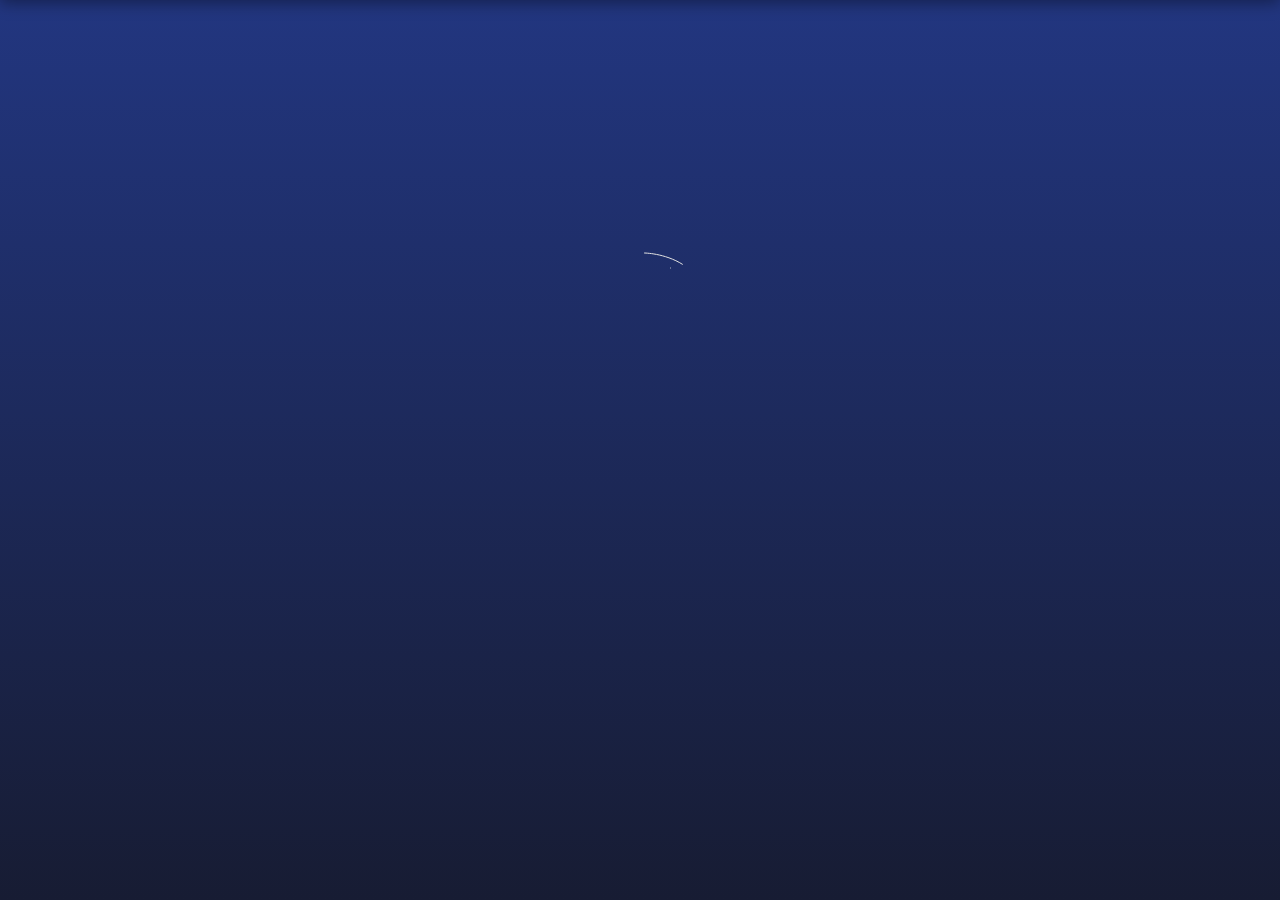
<file: OfficialWebSite/index.html>
<!doctype html>
<html lang="en">
<head>
    <meta charset="UTF-8">
    <meta name="viewport"
          content="width=device-width,initial-scale=1.0,maximum-scale=1.0,minimum-scale=1.0,user-scalable=no">
    <title>肌秘官方网站</title>
    <style></style>
    <link rel="stylesheet" href="css/main.css"/>
    <link rel="stylesheet" href="css/pages.css"/>
    <link rel="stylesheet" href="css/svg.css"/>
    <link rel="stylesheet" href="css/particles.css"/>
</head>
<body>
<div class='header'>
    <div class='hInnerC'>
        <div class='company'>
            <div><img src="img/logo.jpg" alt="" width="60" style='margin-top: 10px'/></div>
            <div class='title1'>肌秘</div>
            <div style='border-left: 1px solid #a1a1a1; margin-top:25px;height: 30px;'></div>
            <div class='title2'>用科学重新定义美丽</div>
        </div>
        <div class='options'>
            <div class='cur'>首页</div>
            <div>关于我们</div>
            <div>专业服务</div>
            <div>加入我们</div>
        </div>

    </div>
</div>
<!--装所有page的容器-->
<div id="container">
    <div class="pageSvg" id='particles-js'>
        <div class='Con'>
            <div class='imgDiv'><img src="img/logo.png"/></div>
            <div class='svgCon'></div>
        </div>
        <div class='jimiName'>JIMI 肌秘</div>
        <div class='svgBtn'>▼</div>
    </div>

    <!-- page0 -->
    <div class="page page0">
        <div class="eye">
            <!-- 除了眼睛图片 全部绝对定位 -->
            <img src="img/P1/P1_yanjing.png" alt="" width="320" class='eyeImg'/>
            <img src="img/P1/P1_vs.png" class='vs' width="42"/>
            <img src="img/P1/P1_pink.png" width="50" class='pink'/>
            <img src="img/P1/P1_orange.png" width="50" class='orange'/>
        </div>
        <div class='scroll'></div>
        <div class='title'>最好用的<span style='font-weight: bold;'>美妆分析神器</span></div>
        <div class='btnIOS btn' onclick='window.open("https://itunes.apple.com/us/app/id1074206874")'>
            <img src="img/P1/P1_apple.png"/>

            <div class="des">IOS版APP下载</div>
        </div>
        <div class='btnAZ btn'
             onclick='window.open("http://a.app.qq.com/o/simple.jsp?pkgname=com.jimi.skinsecret#opened")'>
            <img src="img/P1/P1_android.png"/>

            <div class="des">Android版APP下载</div>
        </div>
    </div>

    <!-- page1 -->
    <div class="page page1">
        <div class='bottle'>
            <img src="img/P2/P2_huazhuangpin.png" alt="" width='210'/>

            <div class='hoverArea'>
                <img src="img/P2/P2_angels.png" alt="" class='angels'/>

                <div class='scanBar'></div>
            </div>
        </div>
        <div class="cirsCon">
            <div class='circle'>
                <img src="img/P2/P2_1.png" alt=""/>

                <div class='title1'>护肤品</div>
                <div class='title2'>20万</div>
            </div>
            <div class='circle'>
                <img src="img/P2/P2_2.png" alt=""/>

                <div class='title1'>成分</div>
                <div class='title2'>15000</div>

            </div>
            <div class='circle'>
                <img src="img/P2/P2_3.png" alt=""/>

                <div class='title1'>原料</div>
                <div class='title2'>6000</div>

            </div>
        </div>
        <div class='title'>我们用数据诠释美丽</div>
    </div>
    <div class="page page2">
        <div class="table"></div>

        <!--<div class="light">-->
        <!--<img src="img/P3/P3_dengguang.png" alt=""/>-->
        <!--</div>-->
        <div class="lamp">
            <img src="img/P3/P3_taideng.png" alt=""/>
        </div>
        <div class="dashLine">
            <img src="img/P3/P3_xuxian.png" alt=""/>
        </div>
        <div class="pie">
            <img src="img/P3/P3_bingtu.png" alt=""/>
        </div>
        <div class="line3">
            <img src="img/P3/P3_jindutiao.png" alt=""/>
        </div>
        <div class="apple">
            <img src="img/P3/P3_apple.png" alt=""/>
        </div>
        <div class="az">
            <img src="img/P3/P3_android.png" alt=""/>
        </div>
        <div class="sdk">
            <img src="img/P3/P3_SDK.png" alt=""/>
        </div>

        <div class="pc">
            <img src="img/P3/P3_pcF.png" alt=""/>

            <div class='screen'>
                <div class="carousel"></div>
                <div class="carousel"></div>
                <div class='carBtn'></div>
            </div>

        </div>
        <div class="roof">
            <img src="img/P3/P3_wuyan.png" alt=""/>
        </div>


        <div class='title'>助力电商平台完善用户体验</div>
    </div>
    <div class="page page3">
        <div class="points">
            <img src="img/P4/P4_dian.png" width="1700" alt=""/>
        </div>
        <div class="title1">全网美妆达人<br>资讯数据中心</div>
        <div class="title2">爱 美</div>
        <div class="title3">看<span style='font-weight: bold;'>我们</span>就够了</div>
        <div class="btn1" onclick='javascript:;'>我要投稿</div>
    </div>

    <!-- 第五页是半页 -->
    <div class="page page4">
        <div class='p4container'>
            <span class='txt1'>版权所有©2016-2017 Jimi.la 版权所有 沪ICP备15051069号</span>
            <span class='txt2'>沪公网安备 31010902001706号</span>
        </div>

    </div>
</div>

<!--右侧圆点 pof-->
<div id="circles">
    <ul>
        <li></li>
        <li></li>
        <li></li>
        <li></li>
    </ul>
</div>

<!--版心测试-->
<!--<div class='innerC'></div>-->


<script src='js/tool/jquery-1.8.3.min.js'></script>
<script src='js/app/downloadAppend.js'></script>

<script src='js/tool/jquery.mousewheel.min.js'></script>
<script src='js/tool/jquery.easie.js'></script>
<script src='js/tool/velocity.min.js'></script>
<script src='js/tool/velocity.ui.js'></script>

<script src='js/module/header.js'></script>
<script>
    (function () {
        var header = new Header('.header', null);
        header.initCur(0)
        window.header = header;
    })()
</script>

<script src='js/tool/walkway.min.js'></script>
<script src='js/module/svgAppend.js'></script>

<script src='js/module/verticalScrollMagnifier-2.0.3.js'></script>
<script>
    (function () {
        var data = {
            title: ['生产国', '规格', '单价', '适应场景', '致痘性'],
            pro1: ['日本', '125ml', '￥220', '淡妆或防晒', '一般致痘性'],
            pro2: ['美国', '150ml', '￥180', '淡妆或防晒', '轻微致痘性'],
        };
        var vsm = new VerticalScrollMagnifier('.page0 .scroll', data, {
            height: 85,
            width: 400,
            circleMargin: 30,
        });
        window.vsm = vsm;
    })()
</script>


<script src='js/index/index.js'></script>
<!--轮播整个框架 和出场入场有关的代码-->

<script src='js/tool/echartsBasic&Graph.min.js'></script>
<script src='js/index/page2.js'></script>
<!--与出场和入场无关的非组件动画 这里只有canvas-->

<script src='js/tool/particles.min.js'></script>
<script src='js/app/particlesAppend.js'></script>
<script>
    $(function () {
        $('body').animate({'opacity': 1});
        $('.page4 .txt2').click(function(){
          window.open('http://www.beian.gov.cn/portal/registerSystemInfo?recordcode=31010902001706')
        })
        $('.page4 .txt1').click(function(){
            window.open('http://218.242.124.22:8081/businessCheck/verifKey.do?showType=extShow&serial=9031000020170109153801000001524330-SAIC_SHOW_310000-1328f-wonders-a245&signData=MEYCIQDMUZPCp1xzF1hVTnkbr23a8g78Y3H0N9CG3UK0PzMKUwIhAOTzjTKZKlRCCJc8qo7Mbe0VqiWPZOulKYTZZlrMmzcE')
        })
    })
</script>
</body>
</html>
</file>
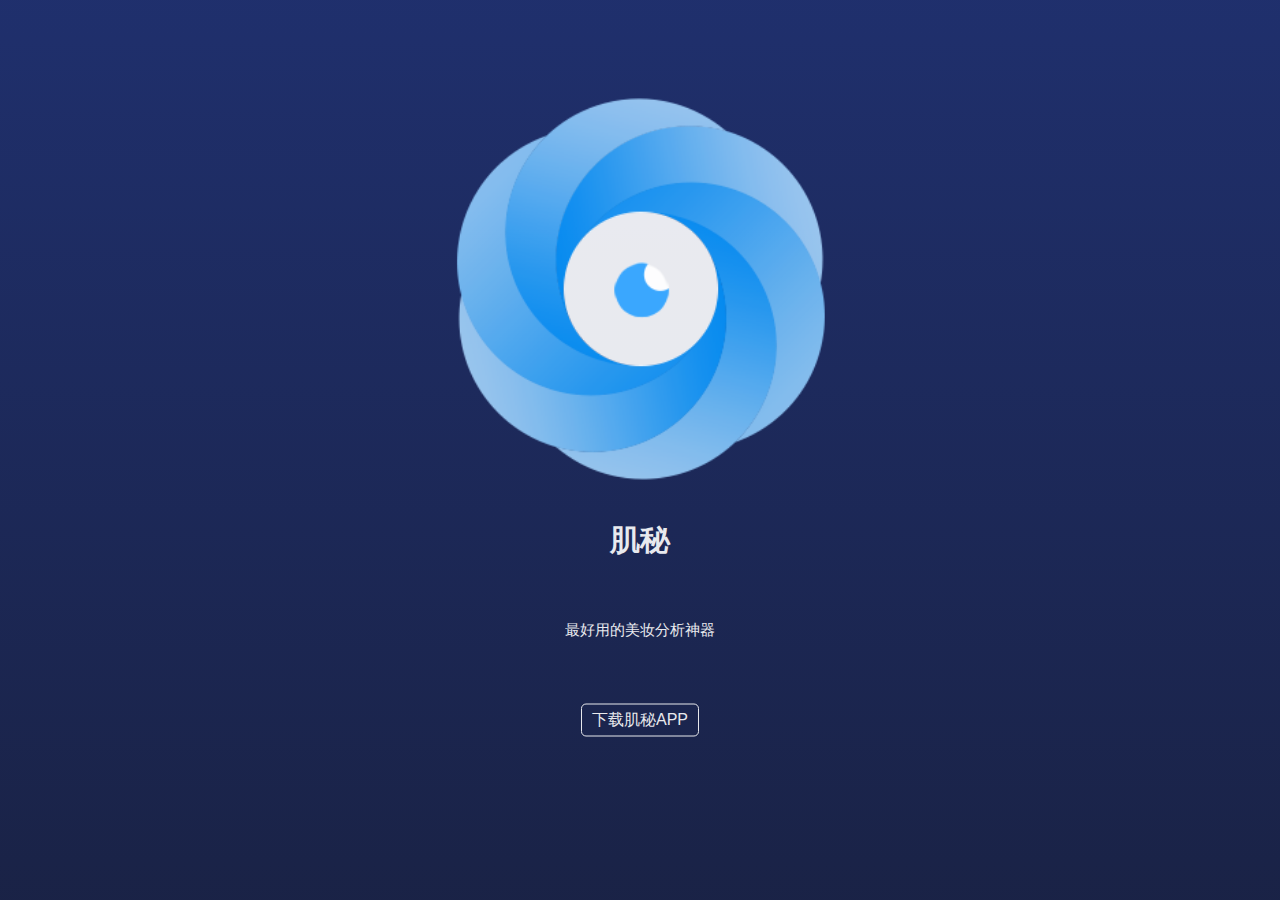
<file: OfficialWebSite/m.html>
<!DOCTYPE html>
<html>
<head lang="en">
    <meta charset="UTF-8">
    <meta name="viewport"
          content="width=device-width,initial-scale=1.0,maximum-scale=1.0,minimum-scale=1.0,user-scalable=no">
    <title>肌秘官方网站</title>
    <style>
        * {
            padding: 0;
            margin: 0;
            text-decoration: none;
            list-style: none;
            font-family: "PingFang SC", "Helvetica Neue", Helvetica, Arial, "Hiragino Sans GB", "Microsoft Yahei", "微软雅黑", STHeiti, "华文细黑", sans-serif;

            /**/
            -webkit-touch-callout: none;
            -webkit-tap-highlight-color: rgba(0, 0, 0, 0);
            -webkit-highlight: none;
            -webkit-text-size-adjust: none;

            -webkit-user-select: none;
            -ms-user-select: none;
            user-select: none;

        }

        input, button, select, textarea {
            outline: 0 none;
            border: 0px;
            -webkit-appearance: none;
            -moz-appearance: none;
            appearance: none;

            -webkit-user-select: text;
            -ms-user-select: text;
            user-select: text;
        }

        .container {
            position: absolute;
            left: 0%;
            top: 0%;
            width: 100%;
            height: 100%;
            overflow: hidden;
        }

        #scene, .layer {
            position: absolute;
            left: 0%;
            top: 0%;
            width: 100%;
            height: 100%;
        }

        .layer .logoImg {
            display: block;
            position: absolute;
            left: 50%;
            top: 32%;
            width: 32%;
            -webkit-transform: translateX(-50%) translateY(-50%);
            -moz-transform: translateX(-50%) translateY(-50%);
            -ms-transform: translateX(-50%) translateY(-50%);
            -o-transform: translateX(-50%) translateY(-50%);
            transform: translateX(-50%) translateY(-50%);
            opacity: 0.9;
        }

        .logoImg8 {
            -webkit-transform-origin: 0% 0%;
            -moz-transform-origin: 0% 0%;
            -o-transform-origin: 0% 0%;
            -ms-transform-origin:0% 0%;
            transform-origin: 0% 0%;
        }

        #particles-js {
            width: 200%;
            height: 200%;
            top: -50%;
            left: -50%;
            position: absolute;
            /*border: 10px solid #000;*/
            /*z-index: 2;*/
            background-color: #223680;
            background-image: -webkit-linear-gradient(to top, #171c33, #223680);
            background-image: linear-gradient(to top, #171c33, #223680);
        }

        #particles-js canvas {
            display: block;
            vertical-align: bottom;
        }

        .title1, .title2, .download1 {
            position: absolute;
            opacity: 0.9;

            -webkit-transform: translateX(-50%) translateY(-50%);
            -moz-transform: translateX(-50%) translateY(-50%);
            -ms-transform: translateX(-50%) translateY(-50%);
            -o-transform: translateX(-50%) translateY(-50%);
            transform: translateX(-50%) translateY(-50%);
        }

        .title1 {
            color: white;
            top: 60%;
            left: 50%;
            font-size: 30px;
            font-weight: bold;
        }

        .title2 {
            color: white;
            top: 70%;
            left: 50%;
            font-size: 15px;

        }

        .download1 {
            border: 1px solid white;
            box-sizing: border-box;
            padding: 5px 10px;
            border-radius: 5px;
            color: white;
            top: 80%;
            left: 50%;
        }
    </style>
</head>
<body>
<img src="img/logoBIG.jpg" style='opacity: 0' width="1%"/>
<div class='container'>
    <ul id="scene" class="scene">
        <li class="layer" data-depth="0.50">
            <div class="pageSvg" id='particles-js'></div>
        </li>
        <!-- layer1 是最小的-->
        <li class="layer" data-depth="0.30"><img class='logoImg' src="img/mobile/1.png"></li>
        <li class="layer" data-depth="0.40"><img class='logoImg' src="img/mobile/7.png"></li>
        <li class="layer" data-depth="0.50"><img class='logoImg logoImg8' src="img/mobile/8.png"></li>
        <li class="layer" data-depth="0.40">
            <div class='title1'>肌秘</div>
        </li>
        <li class="layer" data-depth="0.70">
            <div class='title2'>最好用的美妆分析神器</div>
        </li>
        <li class="layer" data-depth="1.00">
            <div class='download1'>下载肌秘APP</div>
        </li>
    </ul>
</div>


<script src="http://apps.bdimg.com/libs/jquery/2.1.1/jquery.min.js"></script>
<script src='js/tool/velocity.min.js'></script>
<script src='js/tool/velocity.ui.js'></script>
<script src='js/tool/parallax.min.js'></script>
<script src='js/tool/particles.min.js'></script>
<script src='js/app/particlesAppend.js'></script>
<!--<script src='js/tool/walkway.min.js'></script>-->
<!--<script src='js/module/svgAppend.js'></script>-->
<script>
    $(function () {
        particlesAppend();

        var scene = document.getElementById('scene');
        var parallax = new Parallax(scene);

        var $download = $('.download1');
        $download.click(function () {
            var ua = navigator.userAgent;
            if (ua.charAt('iphone') != -1 && ua.charAt('Mac') != -1) {//说明不是IPHONE
                window.location.href = 'http://a.app.qq.com/o/simple.jsp?pkgname=com.jimi.skinsecret#opened';
            }
            else {
                window.location.href = 'https://itunes.apple.com/us/app/id1074206874';
            }
        })


        $('.logoImg8').velocity({
            rotateZ: 0,
            left: '50%',
            top: '32%',
            translateX: '-50%',
            translateY: '-50%',
        },0).velocity({
            rotateZ: 360,
        }, {
            loop: true,
            duration: 1000,
            delay: 500
        })

    })
</script>
</body>
</html>
</file>
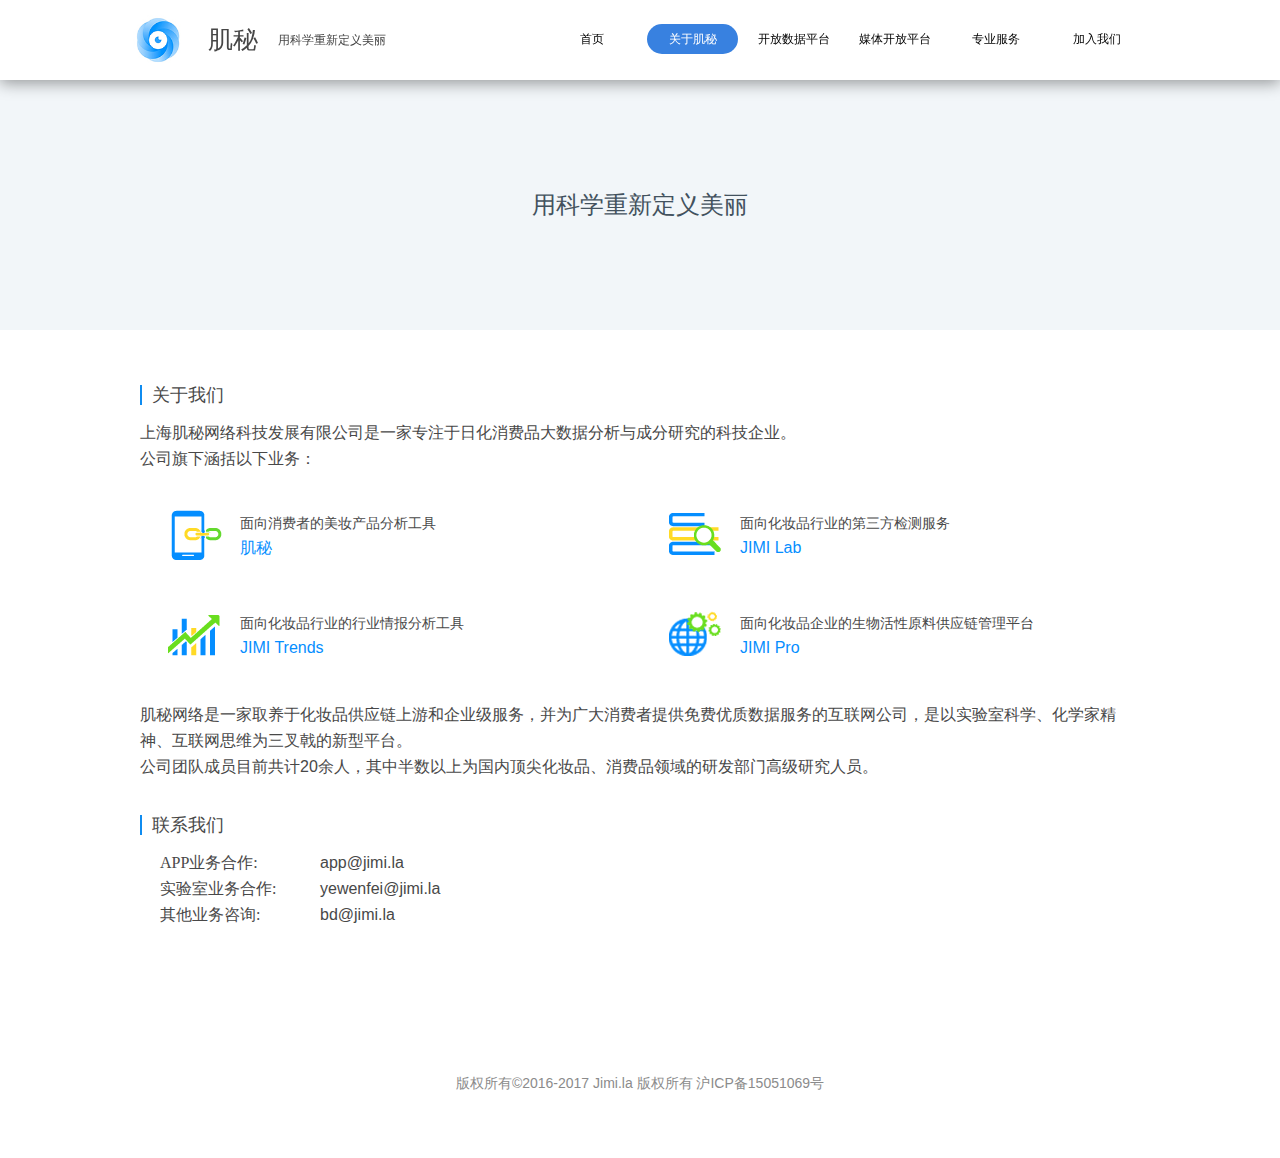
<file: OfficialWebsiteWithYangBiao/about.html>
<!DOCTYPE html PUBLIC "-//W3C//DTD XHTML 1.0 Transitional//EN"
        "http://www.w3.org/TR/xhtml1/DTD/xhtml1-transitional.dtd">
<html xmlns="http://www.w3.org/1999/xhtml">
<head>
    <meta http-equiv="Content-Type" content="text/html; charset=utf-8"/>
    <title>肌秘官方网站</title>
    <link href="css/global.css" rel="stylesheet" type="text/css"/>
    <link href="css/style.css" rel="stylesheet" type="text/css"/>
    <style type="text/css">
        * {
            padding: 0;
            margin: 0;
            text-decoration: none;
            list-style: none;
            font-family: '微软雅黑';
        }
    </style>
    <script type="text/javascript" src="js/listbox.js"></script>

<body>
<div class="header"></div>
<div class="ny_banner">
    <h4>用科学重新定义美丽</h4>
</div>
<div class="aboutlb">
    <div class="aboutlb2">
        <div class="nybt"><span></span>关于我们</div>
        <p>上海肌秘网络科技发展有限公司是一家专注于日化消费品大数据分析与成分研究的科技企业。<br/>公司旗下涵括以下业务：</p>

        <ul class="about_li">
            <li class="li_01">
                <h3>面向消费者的美妆产品分析工具</h3>

                <p>肌秘</p>
            </li>
            <li class="li_02">
                <h3>面向化妆品行业的第三方检测服务</h3>

                <p>JIMI Lab</p>
            </li>
            <li class="li_03">
                <h3>面向化妆品行业的行业情报分析工具</h3>

                <p>JIMI Trends</p>
            </li>
            <li class="li_04">
                <h3>面向化妆品企业的生物活性原料供应链管理平台</h3>

                <p>JIMI Pro</p>
            </li>
        </ul>


        <p>肌秘网络是一家取养于化妆品供应链上游和企业级服务，并为广大消费者提供免费优质数据服务的互联网公司，是以实验室科学、化学家精神、互联网思维为三叉戟的新型平台。 <br/>
            公司团队成员目前共计20余人，其中半数以上为国内顶尖化妆品、消费品领域的研发部门高级研究人员。</p>

        <div class="nybt"><span></span>联系我们</div>
        <p>
            <span>APP业务合作:</span> app@jimi.la <br/>
            <span>实验室业务合作:</span> yewenfei@jimi.la <br/>
            <span>其他业务咨询:</span> bd@jimi.la </p>
    </div>
</div>
<div class="bottom_btm">版权所有©2016-2017 Jimi.la 版权所有 沪ICP备15051069号</div>

<script src='js/tool/jquery-1.8.3.min.js'></script>
<script src='js/module/header.js'></script>
<script>
    $(function () {
        var header = new Header($('.header')[0], null);
        header.initCur(1);
    })
</script>

</body>
</html>
</file>
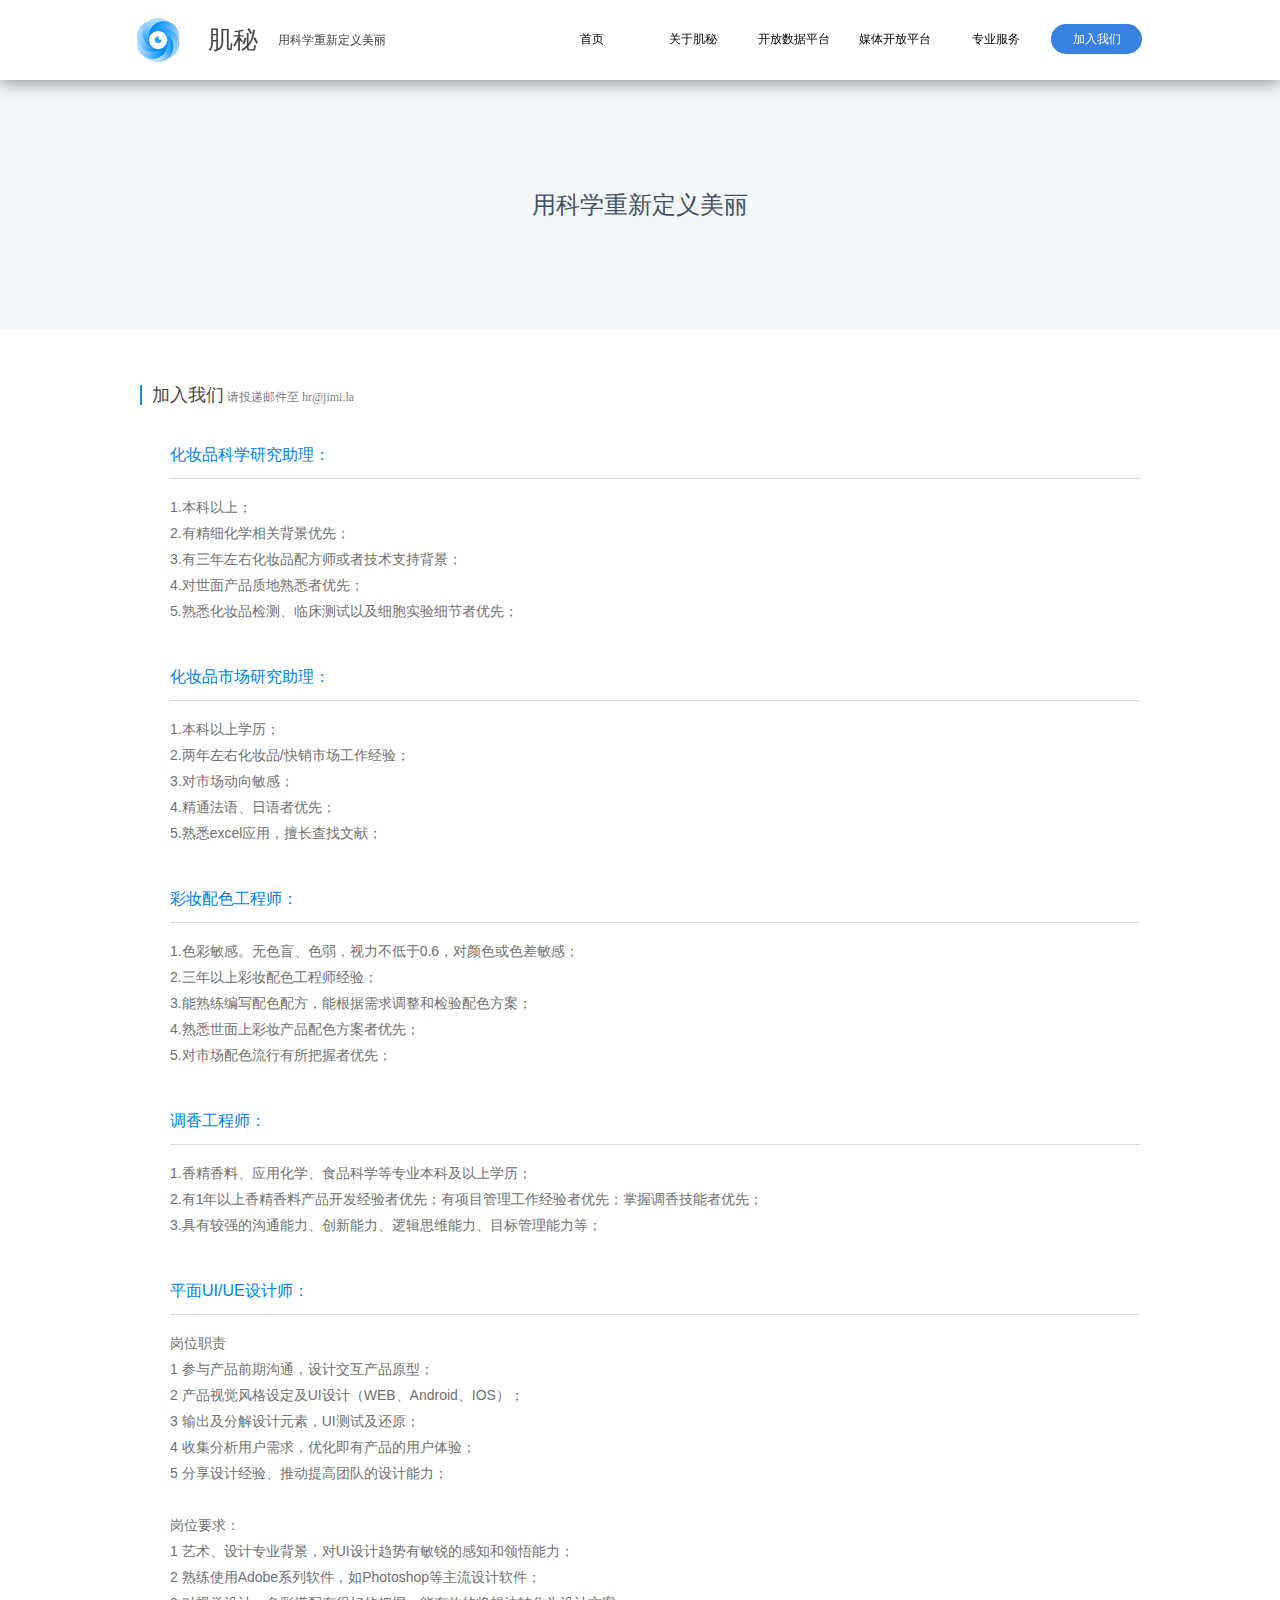
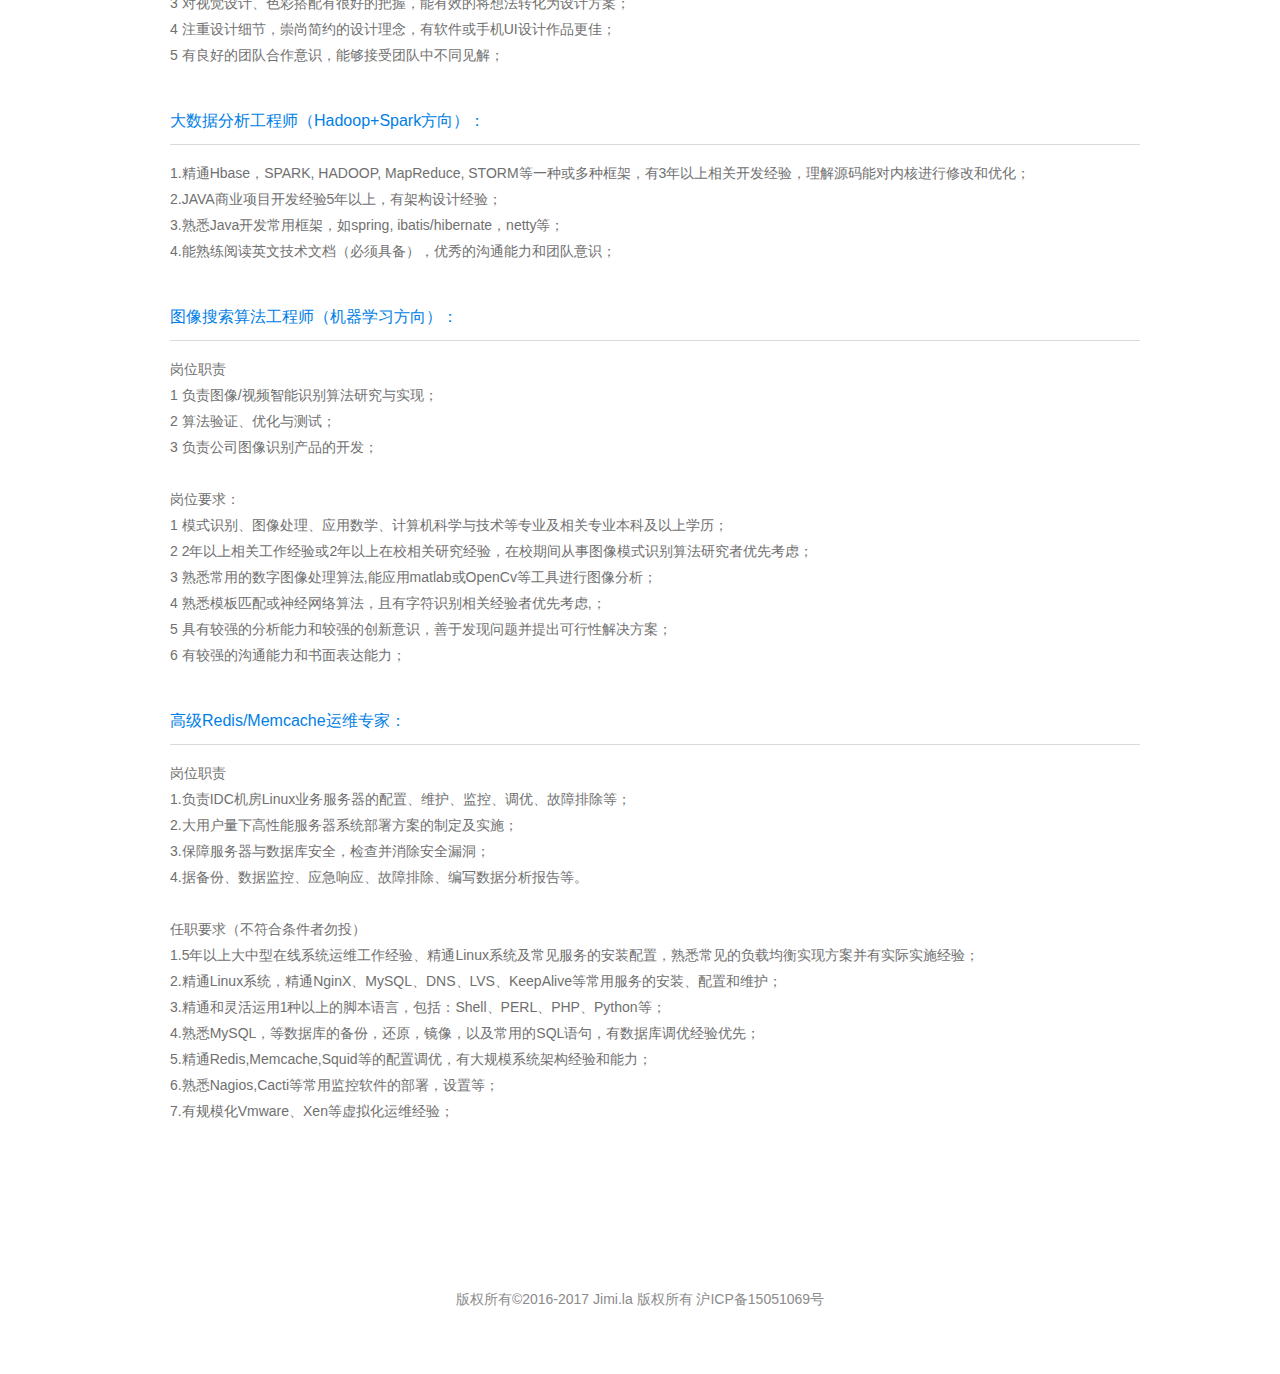
<file: OfficialWebsiteWithYangBiao/join_us.html>
<!DOCTYPE html PUBLIC "-//W3C//DTD XHTML 1.0 Transitional//EN" "http://www.w3.org/TR/xhtml1/DTD/xhtml1-transitional.dtd">
<html xmlns="http://www.w3.org/1999/xhtml">
<head>
<meta http-equiv="Content-Type" content="text/html; charset=utf-8" />
<title>肌秘官方网站</title>
<link href="css/global.css" rel="stylesheet" type="text/css" />
<link href="css/style.css" rel="stylesheet" type="text/css" />
 <style type="text/css">
  * {
   padding: 0;
   margin: 0;
   text-decoration: none;
   list-style: none;
   font-family: '微软雅黑';
  }
 </style>
<script type="text/javascript" src="js/listbox.js"></script>

<body>
<div class="header"></div>
<div class="ny_banner">
  <h4>用科学重新定义美丽</h4>
</div>
<div class="aboutlb">
<div class="aboutlb2">
  <div class="nybt"><span></span>加入我们<a style='color:grey;font-size:12px;'> 请投递邮件至 hr@jimi.la</a></div>
  <ul class="joinus_li">
   <li><h3>化妆品科学研究助理：</h3>
   <p>1.本科以上；
   <br />2.有精细化学相关背景优先；
   <br />3.有三年左右化妆品配方师或者技术支持背景；
   <br />4.对世面产品质地熟悉者优先；
   <br />5.熟悉化妆品检测、临床测试以及细胞实验细节者优先；</p></li>

   <li><h3>化妆品市场研究助理：</h3>
   <p>1.本科以上学历；
   <br />2.两年左右化妆品/快销市场工作经验；
   <br />3.对市场动向敏感；
   <br />4.精通法语、日语者优先；
   <br />5.熟悉excel应用，擅长查找文献；</p></li>

   <li><h3>彩妆配色工程师：</h3>
   <p>1.色彩敏感。无色盲、色弱，视力不低于0.6，对颜色或色差敏感；
   <br />2.三年以上彩妆配色工程师经验；
   <br />3.能熟练编写配色配方，能根据需求调整和检验配色方案；
   <br />4.熟悉世面上彩妆产品配色方案者优先；
   <br />5.对市场配色流行有所把握者优先；</p></li>

   <li><h3>调香工程师：</h3>
   <p>1.香精香料、应用化学、食品科学等专业本科及以上学历；
   <br />2.有1年以上香精香料产品开发经验者优先；有项目管理工作经验者优先；掌握调香技能者优先；
   <br />3.具有较强的沟通能力、创新能力、逻辑思维能力、目标管理能力等；</p></li>

   <li><h3>平面UI/UE设计师：</h3>
   <p>岗位职责
   <br />1 参与产品前期沟通，设计交互产品原型；
   <br />2 产品视觉风格设定及UI设计（WEB、Android、IOS）；
   <br />3 输出及分解设计元素，UI测试及还原；
   <br />4 收集分析用户需求，优化即有产品的用户体验；
   <br />5 分享设计经验、推动提高团队的设计能力；
   <br /><br />岗位要求：
   <br />1 艺术、设计专业背景，对UI设计趋势有敏锐的感知和领悟能力；
   <br />2 熟练使用Adobe系列软件，如Photoshop等主流设计软件；
   <br />3 对视觉设计、色彩搭配有很好的把握，能有效的将想法转化为设计方案；
   <br />4 注重设计细节，崇尚简约的设计理念，有软件或手机UI设计作品更佳；
   <br />5 有良好的团队合作意识，能够接受团队中不同见解；
   </p>
   </li>

   <li><h3>大数据分析工程师（Hadoop+Spark方向）：</h3>
   <p>1.精通Hbase，SPARK, HADOOP, MapReduce, STORM等一种或多种框架，有3年以上相关开发经验，理解源码能对内核进行修改和优化；
   <br />2.JAVA商业项目开发经验5年以上，有架构设计经验；
   <br />3.熟悉Java开发常用框架，如spring, ibatis/hibernate，netty等；
   <br />4.能熟练阅读英文技术文档（必须具备），优秀的沟通能力和团队意识；</p></li>

   <li><h3>图像搜索算法工程师（机器学习方向）：</h3>
   <p>岗位职责
   <br />1 负责图像/视频智能识别算法研究与实现；
   <br />2 算法验证、优化与测试；
   <br />3 负责公司图像识别产品的开发；
   <br /><br />岗位要求：
   <br />1 模式识别、图像处理、应用数学、计算机科学与技术等专业及相关专业本科及以上学历；
   <br />2 2年以上相关工作经验或2年以上在校相关研究经验，在校期间从事图像模式识别算法研究者优先考虑；
   <br />3 熟悉常用的数字图像处理算法,能应用matlab或OpenCv等工具进行图像分析；
   <br />4 熟悉模板匹配或神经网络算法，且有字符识别相关经验者优先考虑,；
   <br />5 具有较强的分析能力和较强的创新意识，善于发现问题并提出可行性解决方案；
   <br />6 有较强的沟通能力和书面表达能力；</p>
   </li>

   <li><h3>高级Redis/Memcache运维专家：</h3>
   <p>岗位职责
   <br />1.负责IDC机房Linux业务服务器的配置、维护、监控、调优、故障排除等；
   <br />2.大用户量下高性能服务器系统部署方案的制定及实施；
   <br />3.保障服务器与数据库安全，检查并消除安全漏洞；
   <br />4.据备份、数据监控、应急响应、故障排除、编写数据分析报告等。
   <br /><br />任职要求（不符合条件者勿投）
   <br />1.5年以上大中型在线系统运维工作经验、精通Linux系统及常见服务的安装配置，熟悉常见的负载均衡实现方案并有实际实施经验；
   <br />2.精通Linux系统，精通NginX、MySQL、DNS、LVS、KeepAlive等常用服务的安装、配置和维护；
   <br />3.精通和灵活运用1种以上的脚本语言，包括：Shell、PERL、PHP、Python等；
   <br />4.熟悉MySQL，等数据库的备份，还原，镜像，以及常用的SQL语句，有数据库调优经验优先；
   <br />5.精通Redis,Memcache,Squid等的配置调优，有大规模系统架构经验和能力；
   <br />6.熟悉Nagios,Cacti等常用监控软件的部署，设置等；
   <br />7.有规模化Vmware、Xen等虚拟化运维经验；
   </p>
   </li>
  </ul>
</div></div>
<div class="bottom_btm">版权所有©2016-2017 Jimi.la 版权所有 沪ICP备15051069号</div>


<script src='js/tool/jquery-1.8.3.min.js'></script>
<script src='js/module/header.js'></script>
<script>
 $(function () {
  var header = new Header($('.header')[0], null);
  header.initCur(5);
 })
</script>

</body>
</html>
</file>
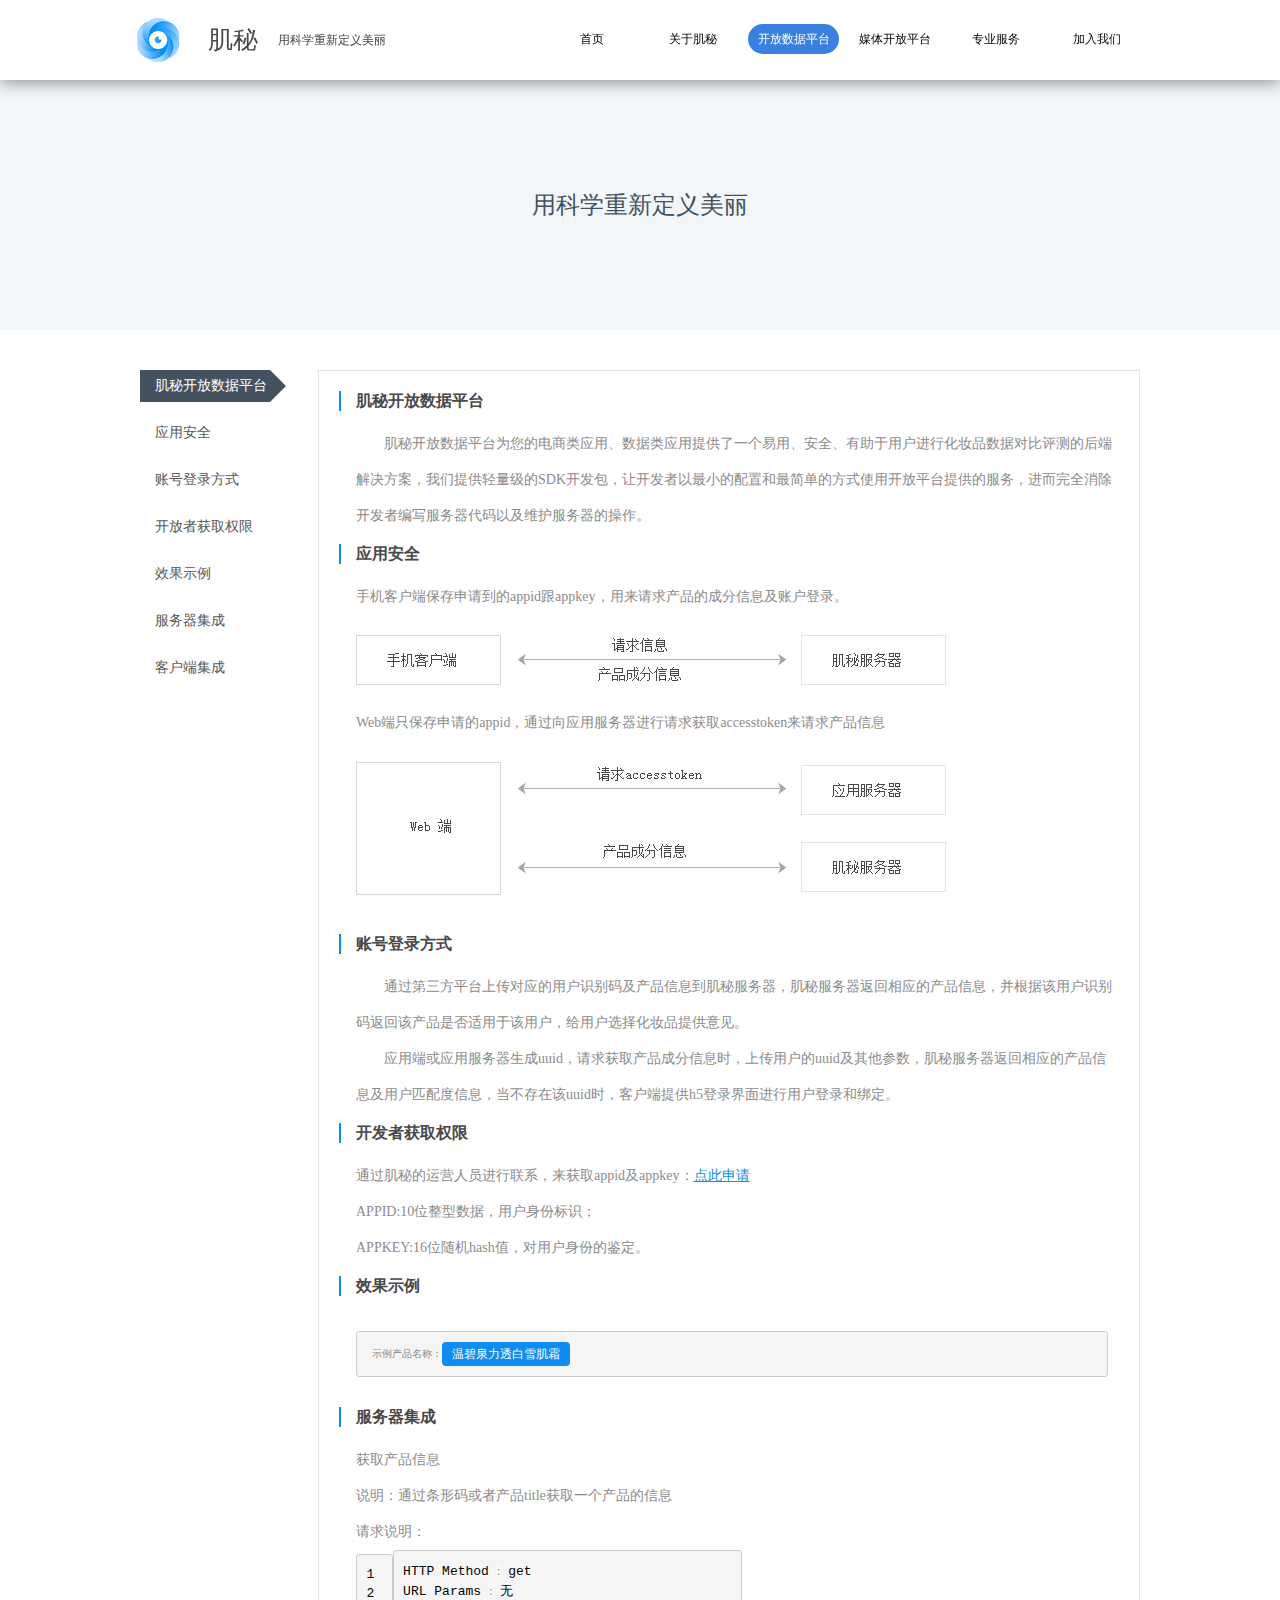
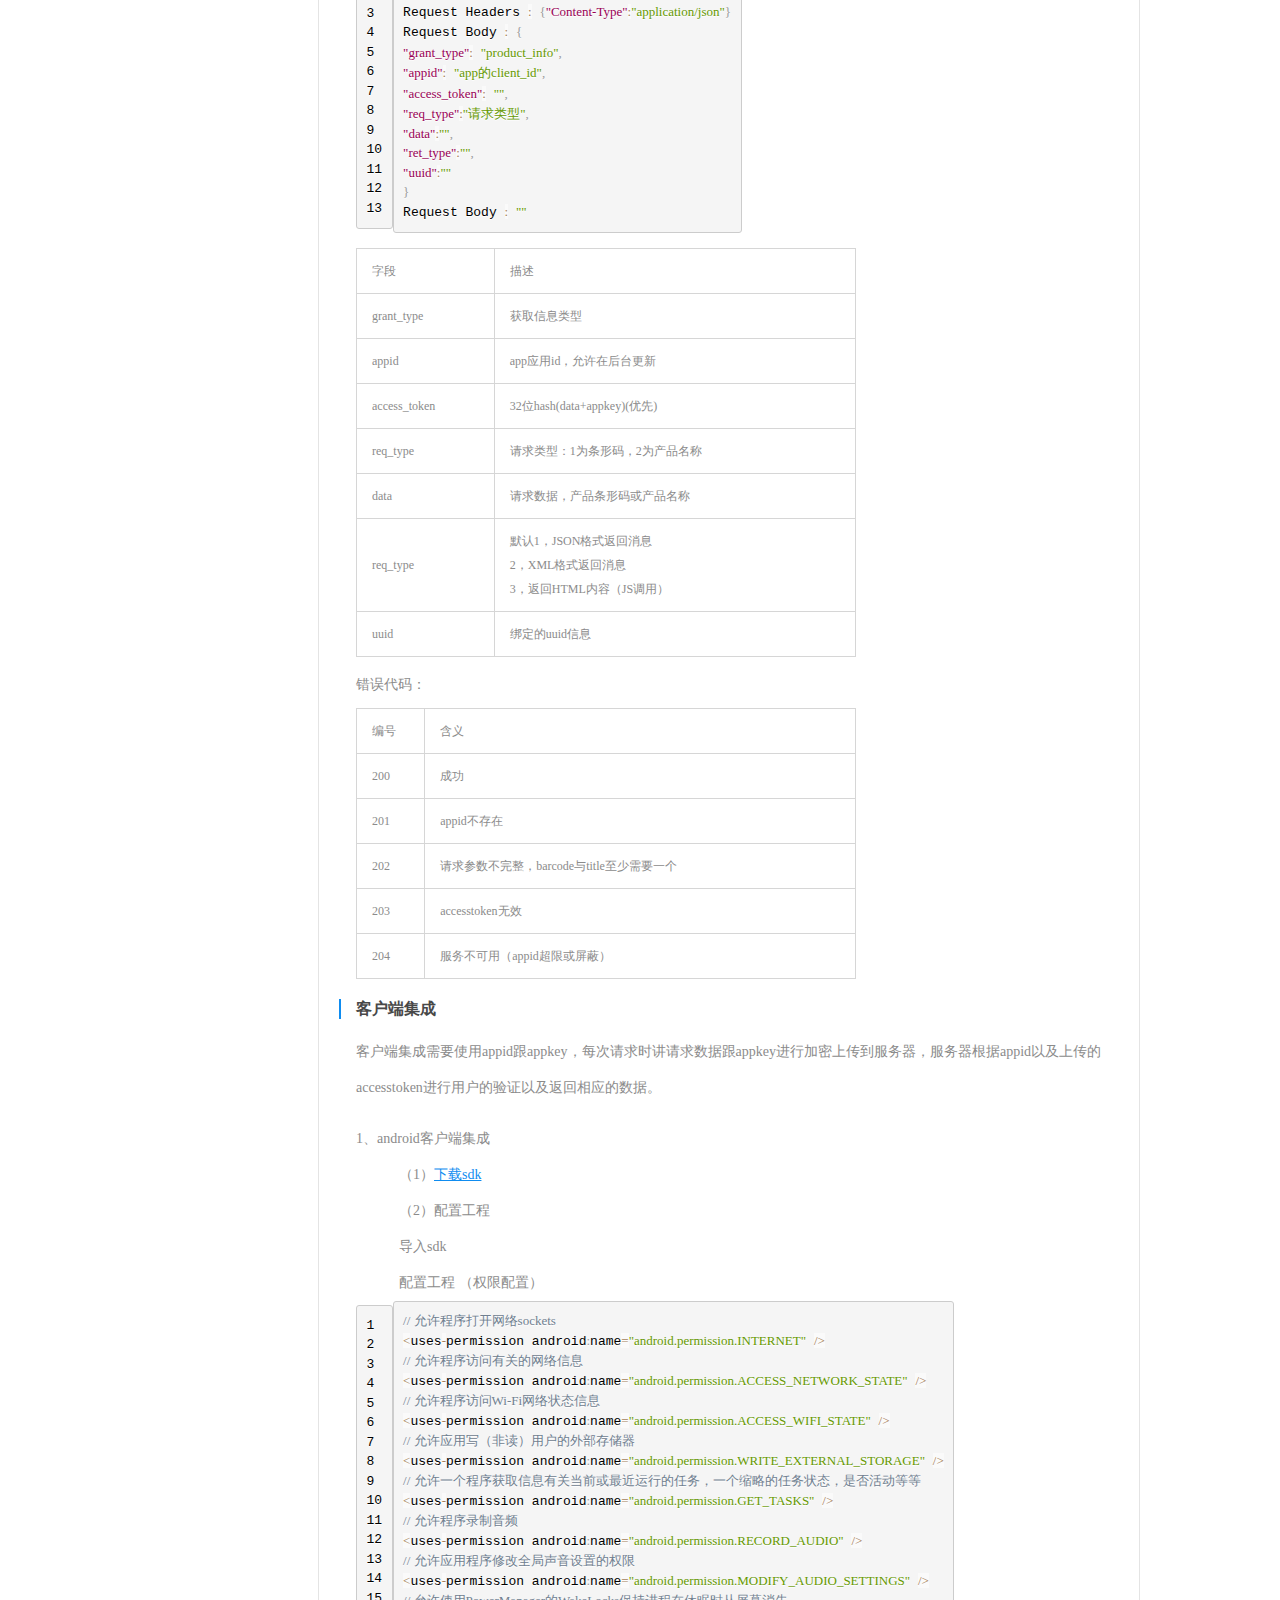
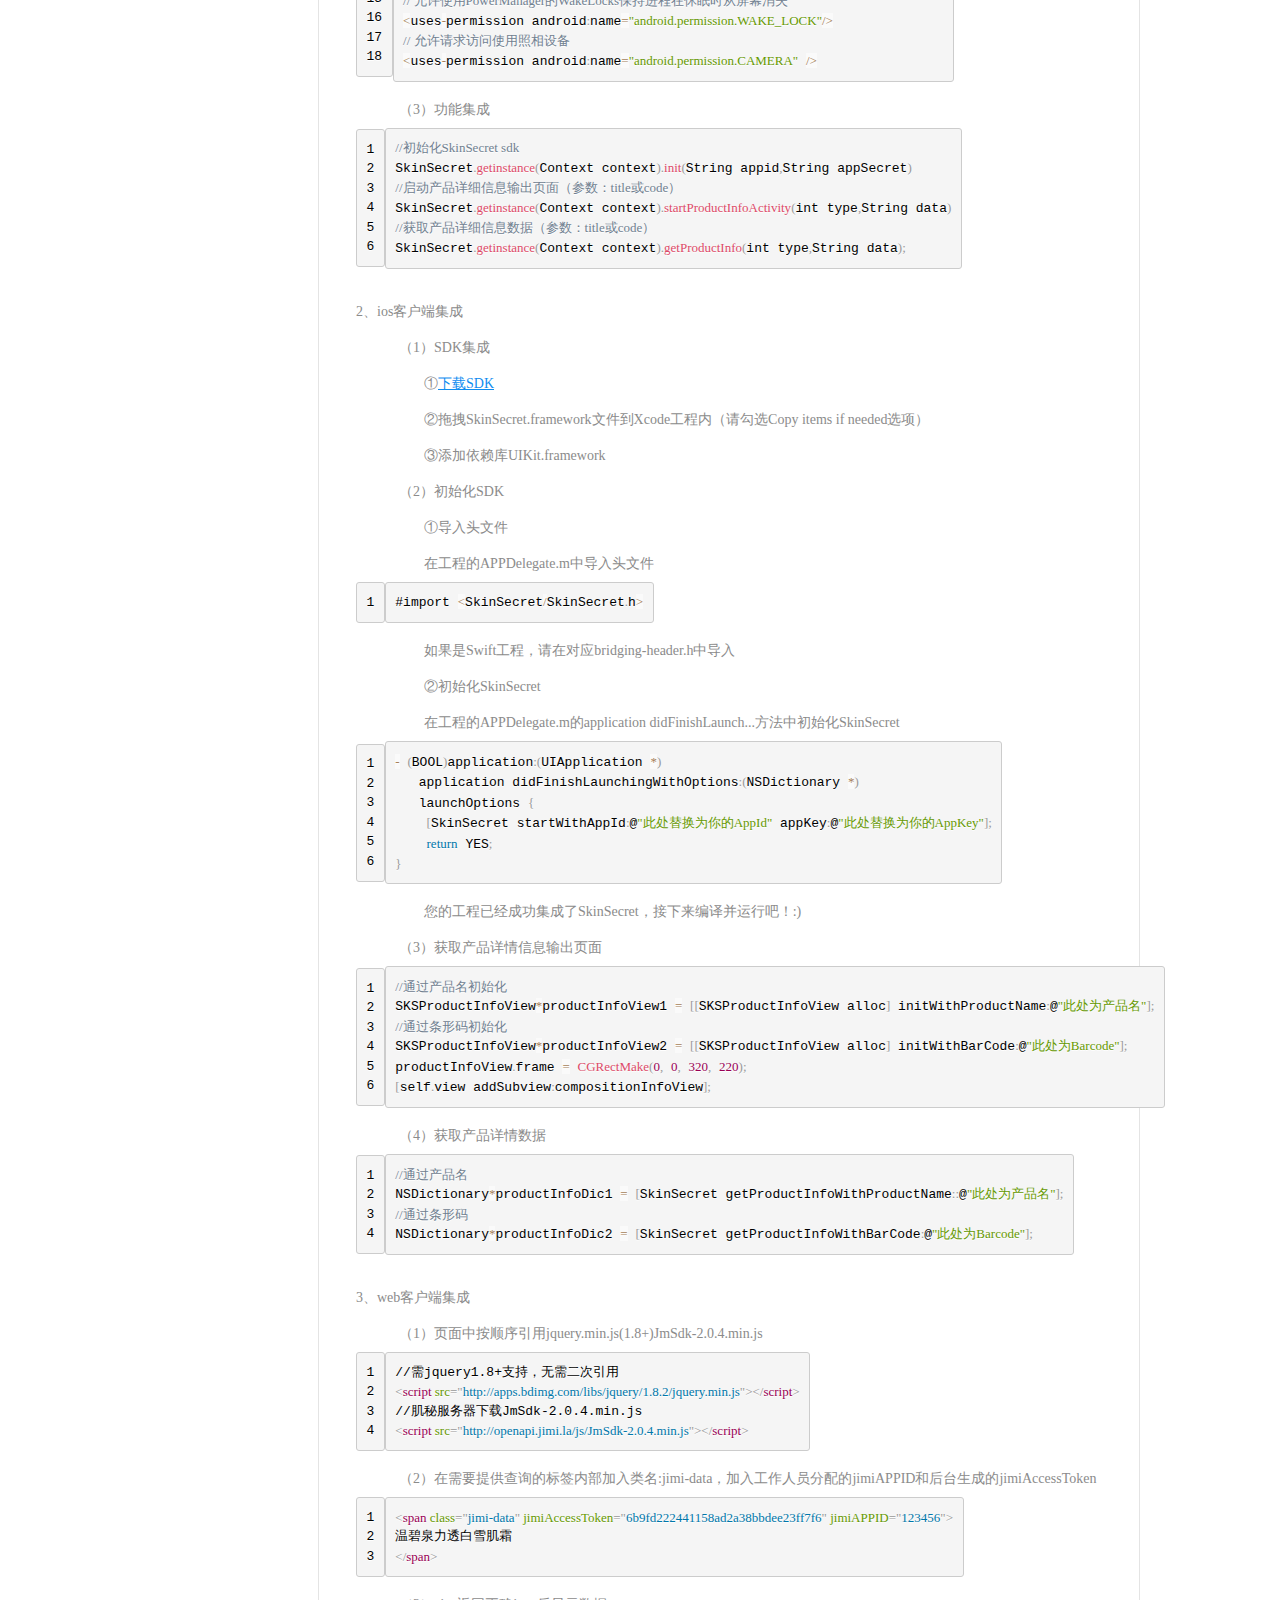
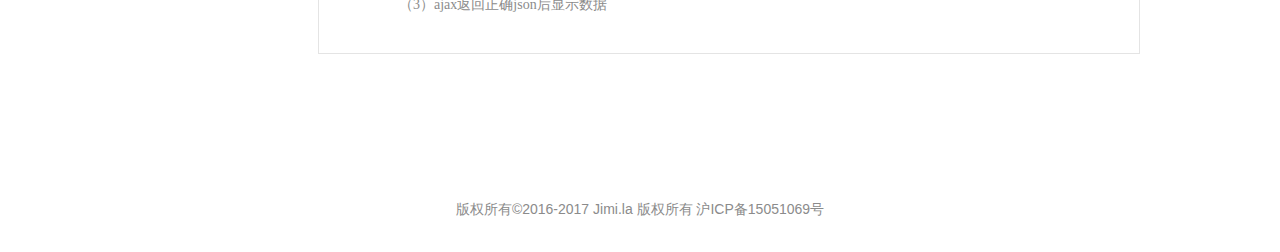
<file: OfficialWebsiteWithYangBiao/open.html>
﻿<!DOCTYPE html PUBLIC "-//W3C//DTD XHTML 1.0 Transitional//EN"
        "http://www.w3.org/TR/xhtml1/DTD/xhtml1-transitional.dtd">
<html xmlns="http://www.w3.org/1999/xhtml">
<head>
    <meta http-equiv="Content-Type" content="text/html; charset=utf-8"/>
    <title>开放数据平台</title>
    <link href="css/global.css" rel="stylesheet" type="text/css"/>
    <link href="css/style.css" rel="stylesheet" type="text/css"/>
    <link rel="stylesheet" href="css/prism.css"/>
    <style type="text/css">
        * {
            padding: 0;
            margin: 0;
            text-decoration: none;
            list-style: none;
            font-family: '微软雅黑';
        }
    </style>

<body>
<div class="header"></div>
<div class="ny_banner">
    <h4>用科学重新定义美丽</h4>
</div>
<div class="aboutlb">
    <div class="kfsj">
        <ul class="kfsj_left left">
            <li>
                <div class='tri'></div>
                <a href="javascript:;">肌秘开放数据平台</a></li>
            <li>
                <div class='tri'></div>
                <a href="javascript:;">应用安全</a></li>
            <li>
                <div class='tri'></div>
                <a href="javascript:;">账号登录方式</a></li>
            <li>
                <div class='tri'></div>
                <a href="javascript:;">开放者获取权限</a></li>
            <li>
                <div class='tri'></div>
                <a href="javascript:;">效果示例</a></li>
            <li>
                <div class='tri'></div>
                <a href="javascript:;">服务器集成</a></li>
            <li>
                <div class='tri'></div>
                <a href="javascript:;">客户端集成</a></li>
        </ul>
        <div class="kfsj_right left">
            <div class="wz_nrlb left">
                <div class="wz_nrlb_t left">肌秘开放数据平台</div>
                <div class="wz_nrlb_b left">
                    <p class="p2">
                        肌秘开放数据平台为您的电商类应用、数据类应用提供了一个易用、安全、有助于用户进行化妆品数据对比评测的后端解决方案，我们提供轻量级的SDK开发包，让开发者以最小的配置和最简单的方式使用开放平台提供的服务，进而完全消除开发者编写服务器代码以及维护服务器的操作。</p>
                </div>
            </div>
            <div class="wz_nrlb left">
                <div class="wz_nrlb_t left">应用安全</div>
                <div class="wz_nrlb_b left">
                    <p>手机客户端保存申请到的appid跟appkey，用来请求产品的成分信息及账户登录。</p>

                    <p><img src="images/img_03.jpg" width="595" height="60"/></p>

                    <p>Web端只保存申请的appid，通过向应用服务器进行请求获取accesstoken来请求产品信息</p>

                    <p><img src="images/img_06.jpg" width="595" height="153"/></p>
                </div>
            </div>
            <div class="wz_nrlb left">
                <div class="wz_nrlb_t left">账号登录方式</div>
                <div class="wz_nrlb_b left">
                    <p class="p2">通过第三方平台上传对应的用户识别码及产品信息到肌秘服务器，肌秘服务器返回相应的产品信息，并根据该用户识别码返回该产品是否适用于该用户，给用户选择化妆品提供意见。</p>

                    <p class="p2">
                        应用端或应用服务器生成uuid，请求获取产品成分信息时，上传用户的uuid及其他参数，肌秘服务器返回相应的产品信息及用户匹配度信息，当不存在该uuid时，客户端提供h5登录界面进行用户登录和绑定。</p>
                </div>
            </div>
            <div class="wz_nrlb left">
                <div class="wz_nrlb_t left">开发者获取权限</div>
                <div class="wz_nrlb_b left">
                    <p class="p0">通过肌秘的运营人员进行联系，来获取appid及appkey：<a href="javascript:;" class="a">点此申请</a></p>

                    <p class="p0">APPID:10位整型数据，用户身份标识；</p>

                    <p class="p0">APPKEY:16位随机hash值，对用户身份的鉴定。</p>
                </div>
            </div>
            <div class="wz_nrlb left">
                <div class="wz_nrlb_t left">效果示例</div>
                <div class="wz_nrlb_b left">
                    <div class="wbq_a">
                        <small>示例产品名称：</small>
                        <span class='jimi-data'>温碧泉力透白雪肌霜</span>
                    </div>
                </div>
            </div>

            <div class="wz_nrlb left">
                <div class="wz_nrlb_t left">服务器集成</div>
                <div class="wz_nrlb_b left">
                    <p>获取产品信息</p>

                    <p>说明：通过条形码或者产品title获取一个产品的信息</p>

                    <p>请求说明：</p>

                    <p id="dmyun1" class="p0"></p>
                    <table class="bgbd" width="100%" border="0" cellspacing="0" cellpadding="0">
                        <tr>
                            <td>字段</td>
                            <td>描述</td>
                        </tr>
                        <tr>
                            <td>grant_type</td>
                            <td>获取信息类型</td>
                        </tr>
                        <tr>
                            <td>appid</td>
                            <td>app应用id，允许在后台更新</td>
                        </tr>
                        <tr>
                            <td>access_token</td>
                            <td>32位hash(data+appkey)(优先)</td>
                        </tr>
                        <tr>
                            <td>req_type</td>
                            <td>请求类型：1为条形码，2为产品名称</td>
                        </tr>
                        <tr>
                            <td>data</td>
                            <td>请求数据，产品条形码或产品名称</td>
                        </tr>
                        <tr>
                            <td>req_type</td>
                            <td>默认1，JSON格式返回消息<br/>
                                2，XML格式返回消息<br/>
                                3，返回HTML内容（JS调用）
                            </td>
                        </tr>
                        <tr>
                            <td>uuid</td>
                            <td>绑定的uuid信息</td>
                        </tr>
                    </table>
                    <p>错误代码：</p>
                    <table class="bgbd" width="100%" border="0" cellspacing="0" cellpadding="0">
                        <tr>
                            <td>编号</td>
                            <td>含义</td>
                        </tr>
                        <tr>
                            <td>200</td>
                            <td>成功</td>
                        </tr>
                        <tr>
                            <td>201</td>
                            <td>appid不存在</td>
                        </tr>
                        <tr>
                            <td>202</td>
                            <td>请求参数不完整，barcode与title至少需要一个</td>
                        </tr>
                        <tr>
                            <td>203</td>
                            <td>accesstoken无效</td>
                        </tr>
                        <tr>
                            <td>204</td>
                            <td>服务不可用（appid超限或屏蔽）</td>
                        </tr>
                    </table>
                </div>
            </div>
            <div class="wz_nrlb left">
                <div class="wz_nrlb_t left">客户端集成</div>
                <div class="wz_nrlb_b left">
                    <p>客户端集成需要使用appid跟appkey，每次请求时讲请求数据跟appkey进行加密上传到服务器，服务器根据appid以及上传的accesstoken进行用户的验证以及返回相应的数据。</p>

                    <p class="pt">1、android客户端集成</p>

                    <p class="p4">（1）<a href="javascript:;" class="a">下载sdk</a></p>

                    <p class="p4">（2）配置工程</p>

                    <p class="p4">导入sdk</p>

                    <p class="p4">配置工程 （权限配置）</p>

                    <p id="dmyun2" class="p0"></p>

                    <p class="p4">（3）功能集成</p>

                    <p id="dmyun3" class="p0"></p>

                    <p class="pt">2、ios客户端集成</p>

                    <p class="p4">（1）SDK集成</p>

                    <p class="p6">①<a href="javascript:;" class="a">下载SDK</a></p>

                    <p class="p6">②拖拽SkinSecret.framework文件到Xcode工程内（请勾选Copy items if needed选项）</p>

                    <p class="p6">③添加依赖库UIKit.framework</p>

                    <p class="p4">（2）初始化SDK</p>

                    <p class="p6">①导入头文件</p>

                    <p class="p6">在工程的APPDelegate.m中导入头文件</p>

                    <p id="dmyun4" class="p0"></p>

                    <p class="p6">如果是Swift工程，请在对应bridging-header.h中导入</p>

                    <p class="p6">②初始化SkinSecret</p>

                    <p class="p6">在工程的APPDelegate.m的application didFinishLaunch...方法中初始化SkinSecret</p>

                    <p id="dmyun5" class="p0"></p>

                    <p class="p6">您的工程已经成功集成了SkinSecret，接下来编译并运行吧！:)</p>

                    <p class="p4">（3）获取产品详情信息输出页面</p>

                    <p id="dmyun6" class="p0"></p>

                    <p class="p4">（4）获取产品详情数据</p>

                    <p id="dmyun7" class="p0"></p>

                    <p class="pt">3、web客户端集成</p>

                    <p class="p4">（1）页面中按顺序引用jquery.min.js(1.8+)JmSdk-2.0.4.min.js</p>

                    <p id="dmyun8" class="p0"></p>

                    <p class="p4">（2）在需要提供查询的标签内部加入类名:jimi-data，加入工作人员分配的jimiAPPID和后台生成的jimiAccessToken</p>

                    <p id="dmyun9" class="p0"></p>

                    <p class="p4">（3）ajax返回正确json后显示数据</p>
                </div>
            </div>
        </div>
    </div>
</div>
<div class="bottom_btm">版权所有©2016-2017 Jimi.la 版权所有 沪ICP备15051069号</div>


<div class="xf_bg" style="display:none;"></div>
<div class="shenqing_tc">
    <div class="sq_top"><h3>联系我们</h3> <a href="javascript:;" class="qx_btn">取消</a></div>
    <ul class="sq_cnt">
        <li><span>姓名:</span>
            <small><input type="text" id='tjPname'></small>
        </li>
        <li><span>公司:</span>
            <small><input type="text" id='tjCompany'></small>
        </li>
        <li><span>电话:</span>
            <small><input type="text" id='tjPhone'></small>
        </li>
        <li><span>邮箱:</span>
            <small><input type="text" id='tjEmail'></small>
        </li>
    </ul>
    <div class="sq_btm">
        <div id='tixing'></div>
        <a href="javascript:;" class="tijiao">提交</a></div>
</div>

<script src="js/jquery.min.js"></script>
<script src='js/module/header.js'></script>
<script>
    $(function () {
        var header = new Header($('.header')[0], null);
        header.initCur(2);
    })
</script>
<script src="js/originalOutputCode-1.0.1.js"></script>
<script src="js/prism.js"></script>
<script>
    var codeArr = [
        'HTTP Method : get',
        'URL Params : 无',
        'Request Headers : {&quotContent-Type&quot:&quotapplication/json&quot}',
        'Request Body : {',
        '&quotgrant_type&quot: &quotproduct_info&quot,',
        '&quotappid&quot: &quotapp的client_id&quot,',
        '&quotaccess_token&quot: &quot&quot,',
        '&quotreq_type&quot:&quot请求类型&quot,',
        '&quotdata&quot:&quot&quot,',
        '&quotret_type&quot:&quot&quot,',
        '&quotuuid&quot:&quot&quot',
        '}',
        'Request Body : &quot&quot',

    ]
    var ooc = new OriginalOutputCode($('#dmyun1'), {codeArr: codeArr, language: 'json'})
    var codeArr2 = [
        '// 允许程序打开网络sockets',
        '&ltuses-permission android:name=&quotandroid.permission.INTERNET&quot /&gt',
        '// 允许程序访问有关的网络信息',
        '&ltuses-permission android:name=&quotandroid.permission.ACCESS_NETWORK_STATE&quot /&gt',
        '// 允许程序访问Wi-Fi网络状态信息',
        '&ltuses-permission android:name=&quotandroid.permission.ACCESS_WIFI_STATE&quot /&gt',
        '// 允许应用写（非读）用户的外部存储器',
        '&ltuses-permission android:name=&quotandroid.permission.WRITE_EXTERNAL_STORAGE&quot /&gt',
        '// 允许一个程序获取信息有关当前或最近运行的任务，一个缩略的任务状态，是否活动等等',
        '&ltuses-permission android:name=&quotandroid.permission.GET_TASKS&quot /&gt',
        '// 允许程序录制音频',
        '&ltuses-permission android:name=&quotandroid.permission.RECORD_AUDIO&quot /&gt',
        '// 允许应用程序修改全局声音设置的权限',
        '&ltuses-permission android:name=&quotandroid.permission.MODIFY_AUDIO_SETTINGS&quot /&gt',
        '// 允许使用PowerManager的WakeLocks保持进程在休眠时从屏幕消失',
        '&ltuses-permission android:name=&quotandroid.permission.WAKE_LOCK&quot/&gt',
        '// 允许请求访问使用照相设备',
        '&ltuses-permission android:name=&quotandroid.permission.CAMERA&quot /&gt',
    ]
    var ooc2 = new OriginalOutputCode($('#dmyun2'), {codeArr: codeArr2, language: 'clike'})
    var codeArr3 = [
        '//初始化SkinSecret sdk',
        'SkinSecret.getinstance(Context context).init(String appid,String appSecret)',
        '//启动产品详细信息输出页面（参数：title或code）',
        'SkinSecret.getinstance(Context context).startProductInfoActivity(int type,String data)',
        '//获取产品详细信息数据（参数：title或code）',
        'SkinSecret.getinstance(Context context).getProductInfo(int type,String data);',
    ]
    var ooc3 = new OriginalOutputCode($('#dmyun3'), {codeArr: codeArr3, language: 'clike'})
    var codeArr4 = [
        '#import &ltSkinSecret/SkinSecret.h&gt',
    ]
    var ooc4 = new OriginalOutputCode($('#dmyun4'), {codeArr: codeArr4, language: 'clike'})
    var codeArr5 = [
        '- (BOOL)application:(UIApplication *)',
        '   application didFinishLaunchingWithOptions:(NSDictionary *)',
        '   launchOptions {',
        '	[SkinSecret startWithAppId:@&quot此处替换为你的AppId&quot appKey:@&quot此处替换为你的AppKey&quot];',
        '	return YES;',
        '}',
    ]
    var ooc5 = new OriginalOutputCode($('#dmyun5'), {codeArr: codeArr5, language: 'clike'})
    var codeArr6 = [
        '//通过产品名初始化',
        'SKSProductInfoView*productInfoView1 = [[SKSProductInfoView alloc] initWithProductName:@&quot此处为产品名&quot];',
        '//通过条形码初始化',
        'SKSProductInfoView*productInfoView2 = [[SKSProductInfoView alloc] initWithBarCode:@&quot此处为Barcode&quot];',
        'productInfoView.frame = CGRectMake(0, 0, 320, 220);',
        '[self.view addSubview:compositionInfoView];',

    ]
    var ooc6 = new OriginalOutputCode($('#dmyun6'), {codeArr: codeArr6, language: 'clike'})
    var codeArr7 = [
        '//通过产品名',
        'NSDictionary*productInfoDic1 = [SkinSecret getProductInfoWithProductName::@&quot此处为产品名&quot];',
        '//通过条形码',
        'NSDictionary*productInfoDic2 = [SkinSecret getProductInfoWithBarCode:@&quot此处为Barcode&quot];',
    ]
    var ooc7 = new OriginalOutputCode($('#dmyun7'), {codeArr: codeArr7, language: 'clike'})
    var codeArr8 = [
        '//需jquery1.8+支持，无需二次引用',
        '&ltscript src=&quothttp://apps.bdimg.com/libs/jquery/1.8.2/jquery.min.js&quot&gt&lt/script&gt',
        '//肌秘服务器下载JmSdk-2.0.4.min.js',
        '&ltscript src=&quothttp://openapi.jimi.la/js/JmSdk-2.0.4.min.js&quot&gt&lt/script&gt',
    ]
    var ooc8 = new OriginalOutputCode($('#dmyun8'), {codeArr: codeArr8, language: 'markup'})
    var codeArr9 = [
        '&ltspan class=&quotjimi-data&quot jimiAccessToken=&quot6b9fd222441158ad2a38bbdee23ff7f6&quot jimiAPPID=&quot123456&quot&gt',
        '温碧泉力透白雪肌霜',
        '&lt/span&gt',
    ]
    var ooc9 = new OriginalOutputCode($('#dmyun9'), {codeArr: codeArr9, language: 'markup'})
</script>
<script src="js/jquery-jimiScrollTo-2.0.0.js"></script>
<script src="js/jquery-jimiScrollFixed.js"></script>
<script src="js/JmSdk-2.0.3.min.js"></script>
<script src="js/echarts.min.js"></script>
<script>

    $('.a').click(function () {
        $('.xf_bg').fadeIn(200);
        $('.shenqing_tc').show().css({top: '50%', left: '50%', transform: 'translateY(-50%) translateX(-50%)'});
    })
    $('.qx_btn').click(function () {
        $('.xf_bg').fadeOut(200);
        $('.shenqing_tc').css({top: '50%', left: '50%', transform: 'translateY(-50%) translateX(-50%)'}).hide();
    })

    $('.kfsj_left li').jimiScrollTo($('.kfsj_right>div'), null, 'hover')

    //插件已经做了add和removeClass
    //        $('.kfsj_left li').click(function () {
    //            $(this).addClass('hover').siblings().removeClass('hover');
    //        })

    //左面固定
//    $('.aboutlb').jimiScrollFixed({fixedMarginTop: 115})
    $('.kfsj_left').jimiScrollFixed({fixedMarginTop: 100})

    //提交
    $('.tijiao').click(function () {
        var tjPname = $('#tjPname').val().trim();
        var tjCompany = $('#tjCompany').val().trim();
        var tjPhone = $('#tjPhone').val().trim();
        var tjEmail = $('#tjEmail').val().trim();

        if (tjPname == '' || tjCompany == '' || tjPhone == '' || tjEmail == '') {
            $('#tixing').html('输入内容不能为空')
            return;
        }
//        console.log(tjPname);
//        console.log(tjCompany);
//        console.log(tjPhone);
//        console.log(tjEmail);
        $.ajax({
            type: "post",
            url: 'http://n1.jimi.la/apps_V2/luosimao.php',
            data: {
                uname: tjPname,
                'company': tjCompany,
                'phone': tjPhone,
                'email': tjEmail
            },
            dataType: "jsonp",
            jsonp: "callback",//传递给请求处理程序或页面的，用以获得jsonp回调函数名的参数名(一般默认为:callback)
            jsonpCallback: "jsonpcallback",
            success: function (data) {
                console.log('success');
                console.log(data);
            },
            error: function (err) {
                console.log('error');
                console.log(err);
            }
        });

        //还原
        $('#tjPname').val("")
        $('#tjCompany').val("")
        $('#tjPhone').val("")
        $('#tjEmail').val("")
        $('#tixing').html('发送成功')
    })
</script>

</body>
</html>
</file>
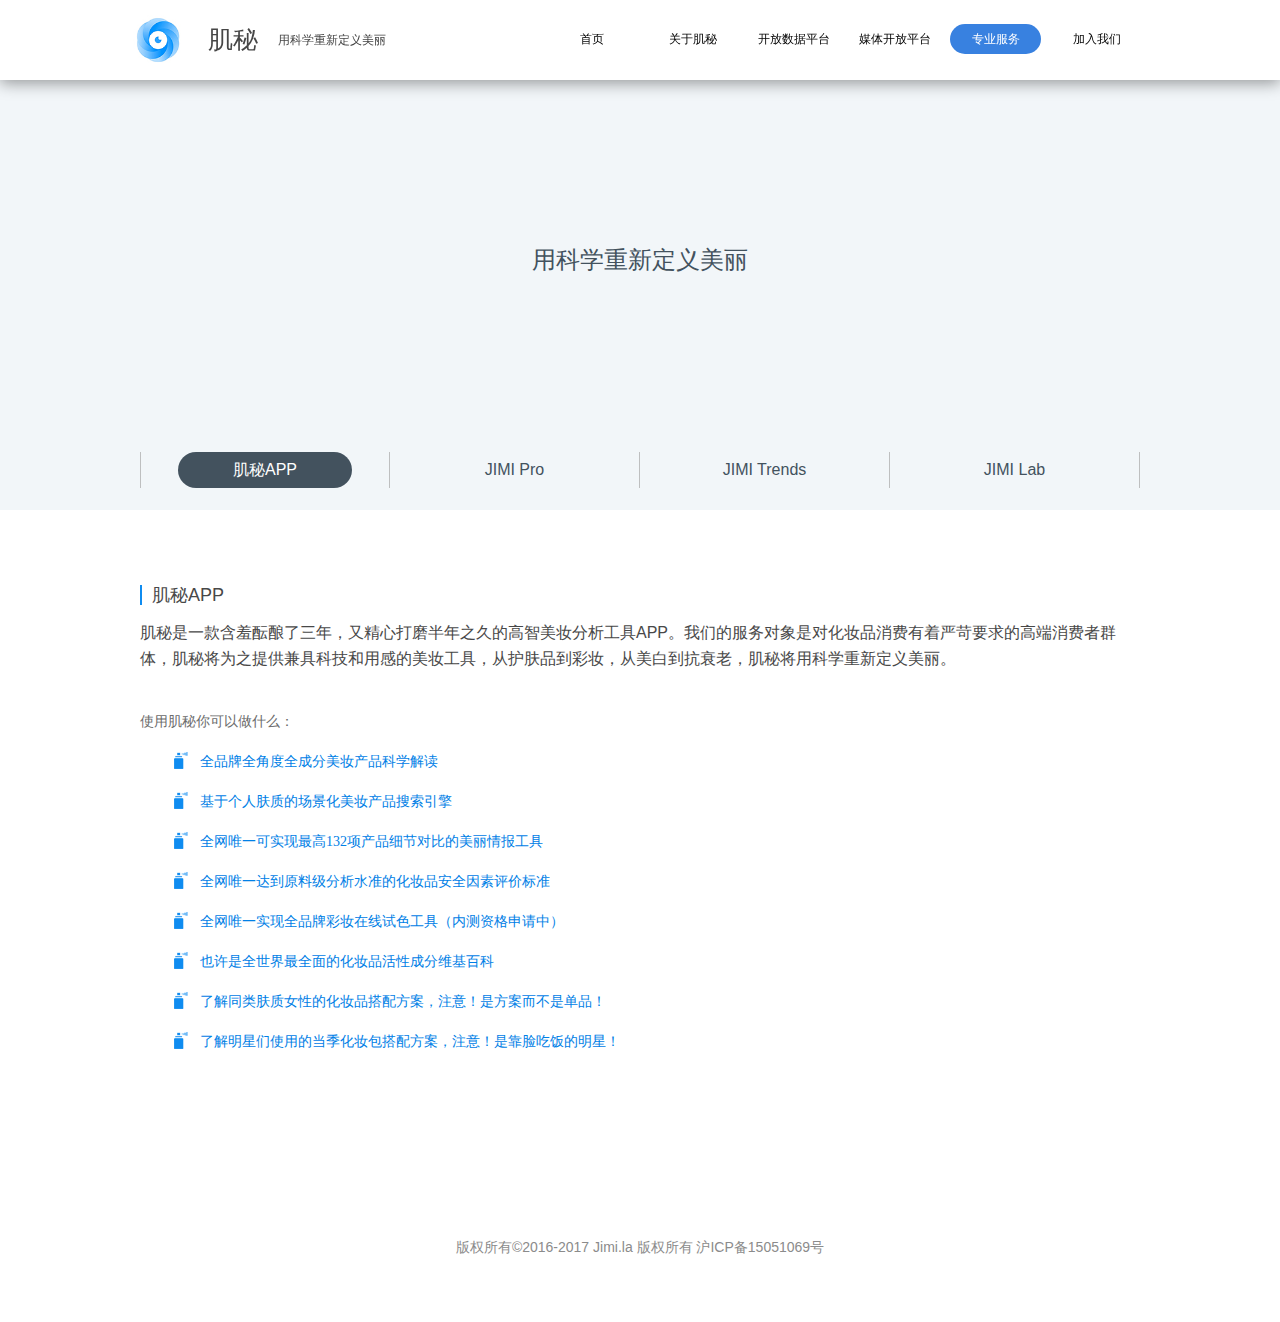
<file: OfficialWebsiteWithYangBiao/service.html>
<!DOCTYPE html PUBLIC "-//W3C//DTD XHTML 1.0 Transitional//EN"
        "http://www.w3.org/TR/xhtml1/DTD/xhtml1-transitional.dtd">
<html xmlns="http://www.w3.org/1999/xhtml">
<head>
    <meta http-equiv="Content-Type" content="text/html; charset=utf-8"/>
    <title>肌秘官方网站</title>
    <link href="css/global.css" rel="stylesheet" type="text/css"/>
    <link href="css/style.css" rel="stylesheet" type="text/css"/>
    <style type="text/css">
        * {
            padding: 0;
            margin: 0;
            text-decoration: none;
            list-style: none;
            font-family: '微软雅黑';
        }
    </style>
    <script type="text/javascript" src="js/listbox.js"></script>
    <script language="JavaScript" type="text/javascript" src="js/tab.js"><!--选项卡js--></script>
<body>
<div class="header"></div>
<div class="ny_banner2">
    <h4>用科学重新定义美丽</h4>
</div>
<div class="aboutlb">
    <div class="showDetail">
        <div class="showTabsTitle">
            <ul>
                <li id="one1" onclick="setTab('one',1,4)" class="hover"
                    style="width:248px; border-left: 1px solid #bebfc0;"><span>肌秘APP</span></li>
                <li id="one2" onclick="setTab('one',2,4)"><span>JIMI Pro</span></li>
                <!--鼠标在按钮上点击切换到当前内容-->
                <li id="one3" onclick="setTab('one',3,4)"><span>JIMI Trends </span></li>
                <li id="one4" onclick="setTab('one',4,4)"><span>JIMI Lab</span></li>
            </ul>
        </div>
        <div class="showContentbox aboutlb2">
            <div id="con_one_1">
                <div class="nybt"><span></span>肌秘APP</div>
                <p>
                    肌秘是一款含羞酝酿了三年，又精心打磨半年之久的高智美妆分析工具APP。我们的服务对象是对化妆品消费有着严苛要求的高端消费者群体，肌秘将为之提供兼具科技和用感的美妆工具，从护肤品到彩妆，从美白到抗衰老，肌秘将用科学重新定义美丽。</p>
                <dl>
                    <dt>使用肌秘你可以做什么：</dt>
                    <dd>全品牌全角度全成分美妆产品科学解读</dd>
                    <dd>基于个人肤质的场景化美妆产品搜索引擎</dd>
                    <dd>全网唯一可实现最高132项产品细节对比的美丽情报工具</dd>
                    <dd>全网唯一达到原料级分析水准的化妆品安全因素评价标准</dd>
                    <dd>全网唯一实现全品牌彩妆在线试色工具（内测资格申请中）</dd>
                    <dd>也许是全世界最全面的化妆品活性成分维基百科</dd>
                    <dd>了解同类肤质女性的化妆品搭配方案，注意！是方案而不是单品！</dd>
                    <dd>了解明星们使用的当季化妆包搭配方案，注意！是靠脸吃饭的明星！</dd>
                </dl>
            </div>
            <div id="con_one_2" style="display:none">
                <div class="nybt"><span></span>JIMI Pro</div>
                <p>肌秘Pro版是基于Web的专业化妆品行业检测服务、咨询服务与品牌服务平台，目前处于内测阶段。</p>
                <dl>
                    <dt>肌秘Pro版免费向品牌商提供以下服务接口：</dt>
                    <dd>国际上最全面的原料供应数据检索引擎</dd>
                    <dd>国内顶尖的化妆品安全技术规范检验评估与报告（JIMI Lab）</dd>
                    <dd>更高级的化妆品与成分搜索引擎</dd>
                </dl>
                <dl>
                    <dt>在收费版本中，我们计划提供以下功能：</dt>
                    <dd>品牌与用户行为关联分析</dd>
                    <dd>流行功效概念趋势分析</dd>
                    <dd>新品推介效用调查</dd>
                    <dd>精准样品数据回归</dd>
                </dl>
            </div>
            <div id="con_one_3" style="display:none">
                <div class="nybt"><span></span>JIMI Trends</div>
                <dl>
                    <dd>如何发现品牌消费者的潜在需求？</dd>
                    <dd>如何在化妆品功效和市场决策之间寻找平衡点？</dd>
                    <dd>消费者的关注与消费到底有什么关联？</dd>
                </dl>
                <p style="text-align:center">一切都在JIMI Trends</p>

                <p><img src="images/jmimages_07.jpg" width="971" height="913"/></p>
            </div>
            <div id="con_one_4" style="display:none">
                <div class="nybt"><span></span>JIMI Lab</div>
                <dl>
                    <dd>基于CFDA 2015版化妆品安全技术规范</dd>
                    <dd>耗资6000万打造的试验基地</dd>
                    <dd>实时同步的试验结果验收系统</dd>
                    <dd>24小时热响应的技术顾问服务</dd>
                    <dd>参检项目都将进入年度JIMI 蓝皮书</dd>
                </dl>
                <p>主实验室，邯郸路复旦科技园</p>

                <p><span>实验室累计投资资本1300余万元。内部划分为分子生物学，免疫学，细胞生物学，微生物学，仓储和冰库，办公室，接待区等区域，各项设备齐全。</span></p>

                <p>扩展实验室，无锡开发区</p>

                <p><span>新实验室基础投资5000万元，获得无锡高新科技重点基金扶持。协作单位天津大学（农业与生物工程学院）和江南大学（食品科学与技术国家重点实验室）</span></p>

                <p><img src="images/jmimages_03.jpg" width="993" height="744"/></p>
            </div>
        </div>
    </div>
</div>
<div class="bottom_btm">版权所有©2016-2017 Jimi.la 版权所有 沪ICP备15051069号</div>


<script src='js/tool/jquery-1.8.3.min.js'></script>
<script src='js/module/header.js'></script>
<script>
    $(function () {
        var header = new Header($('.header')[0], null);
        header.initCur(4);
    })
</script>

</body>
</html>
</file>
<file: OfficialWebSite/css/main.css>
* {
    padding: 0;
    margin: 0;
    text-decoration: none;
    list-style: none;
    -webkit-user-select: none;
    font-family:"PingFang SC","Helvetica Neue",Helvetica,Arial,"Hiragino Sans GB","Microsoft Yahei","微软雅黑",STHeiti,"华文细黑",sans-serif;
}

body {
    overflow: hidden;
    opacity: 0;
}

.innerC {
    /*display: none;*/
    position: fixed;
    border: 1px solid #000;
    width: 1024px;
    height: 100%;
    margin: 0 auto;
    left: 50%;
    transform: translateX(-50%);
}

/*右面的圆*/
#circles {
    position: fixed;
    height: 70px;
    width: 15px;
    top: 50%;
    right: 3%;
}

#circles ul li {
    width: 8px;
    height: 8px;
    background-color: transparent;
    border: 1px solid #3881e0;
    margin: 0 auto 10px;
    transition: all 0.8s ease 0s;
    border-radius: 50%;
    cursor: pointer;
}

#circles ul li.cur {
    background-color: #3881e0;
}
</file>
<file: OfficialWebSite/css/pages.css>
/*容器*/
#container {
    position: absolute;
    width: 100%;
    height: 100%;
    top: 0;
    left: 0;
    /*box-sizing: border-box;*/
    /*border: 20px solid #000;*/
    /*overflow: hidden;*/
}

/*单页*/
.page {
    box-sizing: border-box;
    /*border: 1px solid #000;*/
    width: 100%;
    height: 100%;
    /*top:0;*/
    left: 0;
    overflow: hidden;
    position: absolute;
    perspective: 1000px;
}

/*我让page里所有的第一层div都居中*/
.page > div {
    position: absolute;
    top: 50%;
    left: 50%;
}

/**********************************************************************************************/
/*page0*/
.page0 {
    background: url("../img/P1/P1_BG.jpg") 100% 100%;
    background-size: cover;
}

.page0 .title {
    font: 45px '微软雅黑';
    transform: translateY(-150px);
    -webkit-transform: translateY(-150px);
    color: #3881e0;
}

.page0 .btn {
    border: 1px solid #3881e0;
    border-radius: 10px;
    width: 300px;
    height: 70px;
    text-align: center;
    cursor: pointer;
    padding: 15px;
    box-sizing: border-box;
    transition: box-shadow 0.2s ease;
    -webkit-transition: box-shadow 0.2s ease;
}

.page0 .btn:hover {
    box-shadow: inset 0px 0px 20px rgba(0, 0, 0, 0.18);
    border: 1px solid #4093ff;

}

.page0 .btnIOS {
    transform: translateX(75px) translateY(0px);
    -webkit-transform: translateX(75px) translateY(0px);
}

.page0 .btnAZ {
    transform: translateX(75px) translateY(100px);
    -webkit-transform: translateX(75px) translateY(100px);
}

.page0 .btn img {
    float: left;
    display: block;
    margin: -3px 0 0 7px;
}

.page0 .btn .des {
    /*box-sizing: border-box;*/
    /*padding-left: 5px;*/
    font: 20px '微软雅黑';
    width: 75%;
    float: right;
    height: 100%;
    /*height-2*padding  70-2*10*/
    line-height: 40px;
    color: #3881e0;
    border-left: 1px solid #3881e0;
}

.page0 .eye {
    /*border: 1px solid #000;*/
    transform: translateX(-459px) translateY(-236px);
    -webkit-transform: translateX(-459px) translateY(-236px);
}

.page0 .vs {
    position: absolute;
    left: 50%;
    top: 50%;
    transform: translateX(-50%) translateY(-50%);
    -webkit-transform: translateX(-50%) translateY(-50%);
}

.page0 .pink {
    position: absolute;
    left: 28%;
    top: 15%;
    transform: translateX(-50%);
    -webkit-transform: translateX(-50%);
}

.page0 .orange {
    position: absolute;
    left: 72%;
    top: 15%;
    transform: translateX(-50%);
    -webkit-transform: translateX(-50%);
}

/*滚轮插件*/
.page0 .scroll {
    transform: translateX(-500px) translateY(-110px);
    -webkit-transform: translateX(-500px) translateY(-110px);
}

/**********************************************************************************************/
/*page1 第二页*/
.page1 {
    background: url("../img/P2/P2_beijing.png") 100% 100%;
    background-size: cover;
}

.page1 .bottle {
    transform: translateX(-460px) translateY(-200px);
    -webkit-transform: translateX(-460px) translateY(-200px);
}

.page1 .bottle .hoverArea {
    width: 220px;
    height: 220px;
    position: absolute;
    /*border: 1px solid #000;*/
    transform: translateX(-50%);
    -webkit-transform: translateX(-50%);
    left: 50%;
    bottom: -10px;
    opacity: 0;
    background: rgba(105, 105, 105, 0.1);
}

/*四个顶角*/
.page1 .bottle .hoverArea .angels {
    transform: translateX(-50%);
    -webkit-transform: translateX(-50%);
    left: 50%;
    bottom: -10px;
    position: absolute;
    width: 240px;
}

.page1 .bottle .hoverArea .scanBar {
    position: absolute;
    transform: translateX(-50%);
    -webkit-transform: translateX(-50%);
    left: 50%;
    width: 120%;
    height: 5px;
    background-color: rgba(56, 129, 224, 1);
    border-radius: 2px;

    /*top才是scanBar移动的核心*/
    top: 20%;

    -webkit-filter: blur(3px);
    -moz-filter: blur(3px);
    -o-filter: blur(3px);
    -ms-filter: blur(3px);
    filter: blur(3px);

}

.page1 .cirsCon {
    /*border: 1px solid #000;*/
    transform: translateX(-160px) translateY(-180px);
    -webkit-transform: translateX(-160px) translateY(-180px);
    width: 800px;
}

.page1 .cirsCon .circle {
    display: inline-block;
    width: 180px;
    height: 180px;
    border: 1px solid #3881e0;
    border-radius: 50%;
    margin-right: 40px;
    transition: all 0.4s ease;
    -webkit-transition: all 0.4s ease;
    background-color: white;
    text-align: center;
    box-sizing: border-box;
    padding: 20px;
    cursor: pointer;
}

.page1 .cirsCon .circle:hover {
    /*box-shadow: 0px 0px 10px rgb(63, 103, 200);*/
    box-shadow: inset 0px 0px 20px rgba(0, 0, 0, 0.18);
    border: 1px solid #4093ff;
}

.page1 .cirsCon .circle img {
    display: block;
    height: 40%;
    /*border: 1px solid #000;*/
    margin: 0 auto;
}

.page1 .cirsCon .circle .title1 {
    font: 20px '微软雅黑';
    color: #3881e0;
    margin: 8px auto;

}

.page1 .cirsCon .circle .title2 {
    font: 30px '微软雅黑';
    color: #3881e0;
    font-weight: bold;
}

/*文字*/
.page1 .title {
    font: 45px '微软雅黑';
    font-weight: bold;
    transform: translateX(-40px) translateY(80px);
    -webkit-transform: translateX(-40px) translateY(80px);
    color: #3881e0;
}

/**********************************************************************************************/
/*page2 第三页*/
.page2 {
    background: url("../img/P3/P3_beijing.png") 100% 100%;
    background-size: cover;
}

.page2 .table {
    left: 0;
    width: 100%;
    height: 20px;
    background-color: #858585;
    transform: translateY(230px);
    -webkit-transform: translateY(230px);
    box-shadow: 2px 5px 20px rgba(0, 0, 0, 0.6);
}

.page2 .roof {
    transform: translateX(-365px) translateY(-82px);
    -webkit-transform: translateX(-365px) translateY(-82px);
    position: absolute;
}

.page2 .pc {
    transform: translateX(-350px) translateY(-82px);
    -webkit-transform: translateX(-350px) translateY(-82px);
    position: absolute;
}

.page2 .screen {
    /*border: 1px solid red;*/
    width: 414px;
    height: 180px;
    top: 62px;
    left: 47px;
    position: absolute;
    /*background: #3881e0;*/
    overflow: hidden;
    background-color: white;

}

.page2 .screen .carBtn {
    position: absolute;
    border-radius: 50%;
    background-color: black;
    background: url("../img/logo.jpg") 100% 100% no-repeat;
    background-size: contain;
    height: 25px;
    width: 25px;
    right: 10px;
    bottom: 10px;
    cursor: pointer;
    border: 1px solid #e7e7e7;
    /*transition:box-shadow 2s ease ;*/
    animation: shining 2s ease-in-out 0s infinite alternate;
    -webkit-animation: shining 2s ease-in-out 0s infinite alternate;
}

@keyframes shining {
    from {
        box-shadow: 0px 0px 15px rgba(64, 147, 255, 1);
    }
    to {
        box-shadow: 0px 0px 0px rgba(64, 147, 255, 1);
    }
}

.page2 .carousel {
    /*display: none;*/
    position: absolute;
    /*border: 1px solid red;*/
    top: 0;
    left: 0;
    width: 100%;
    height: 100%;
    background-color: white;
}

.page2 .lamp {
    transform: translateX(-512px) translateY(-176px);
    -webkit-transform: translateX(-512px) translateY(-176px);
}

.page2 .dashLine {
    transform: translateX(-46px) translateY(-132px);
    -webkit-transform: translateX(-46px) translateY(-132px);
}

.page2 .pie {
    transform: translateX(184px) translateY(-172px);
    -webkit-transform: translateX(184px) translateY(-172px);
}

.page2 .line3 {
    transform: translateX(334px) translateY(-2px);
    -webkit-transform: translateX(334px) translateY(-2px);
}

.page2 .apple {
    transform: translateX(184px) translateY(98px);
    -webkit-transform: translateX(184px) translateY(98px);
}

.page2 .az {
    transform: translateX(294px) translateY(98px);
    -webkit-transform: translateX(294px) translateY(98px);
}

.page2 .sdk {
    transform: translateX(164px) translateY(8px);
    -webkit-transform: translateX(164px) translateY(8px);
}

.page2 .title {
    font: 45px '微软雅黑';
    font-weight: bold;
    transform: translateX(-50%) translateY(-230px);
    -webkit-transform: translateX(-50%) translateY(-230px);
    color: #3881e0;
}

/*page3 第四页*/
.page3 {
    background: url("../img/P4/P4_dise.png") 100% 100%;
    background-size: cover;
}

.page3 .points {
    transform: translateX(-50%) translateY(-360px);
    -webkit-transform: translateX(-50%) translateY(-360px);
}

.page3 .title1 {
    transform: translateX(-50%) translateY(-170px);
    -webkit-transform: translateX(-50%) translateY(-170px);
    font-size: 35px;
    color: #3881e0;
    text-shadow: 5px 5px 20px rgba(0, 0, 0, 0.2);

}

.page3 .title2 {
    transform: translateX(-50%) translateY(-70px);
    -webkit-transform: translateX(-50%) translateY(-70px);
    font-size: 70px;
    font-weight: bold;
    color: #faa4bf;
    text-shadow: 5px 5px 20px rgba(0, 0, 0, 0.2);

}

.page3 .title3 {
    transform: translateX(-50%) translateY(40px);
    -webkit-transform: translateX(-50%) translateY(40px);
    color: #3881e0;
    font-size: 50px;
}

.page3 .btn1 {
    transform: translateX(-50%) translateY(140px);
    -webkit-transform: translateX(-50%) translateY(140px);
    color: white;
    background-color: #3881e0;
    box-sizing: border-box;
    padding: 8px 30px;
    border-radius: 10px;
    font-size: 20px;
    box-shadow: 5px 5px 20px rgba(0, 0, 0, 0.4);
    cursor: pointer;

}

/*page4 第五页*/

.page4 .p4container {
    text-align: center;
    transform: translateX(-50%) translateY(-50%);
    position: absolute;
    top: 50px;
    white-space: nowrap;
}

.page4 .txt1 {
    color: #8e8e8e;
    font-size: 14px;
}

.page4 .txt2 {
    margin-left: 50px;
    color: #8e8e8e;
    position: relative;
    text-align: center;
    font-size: 14px;
}

.page4 .txt2::before {
    content: '';
    position: absolute;
    left: -20px;
    top: 4px;
    background: url(../img/jinhui.png) no-repeat 100% 100%;
    background-size: contain;
    width: 15px;
    height: 15px;

}
</file>
<file: OfficialWebSite/css/svg.css>
.pageSvg{
    width: 100%;
    height: 100%;
    top:0;
    left: 0;
    position: absolute;
    /*border: 10px solid #000;*/
    z-index: 2;
    background-color: white;
}

path, line, polyline {
    stroke: #e2e2e2;
    stroke-width: 1px;
    fill: transparent;
}

.pageSvg .path {
    position: absolute;
    display: none;
}

.pageSvg .imgDiv {
    position: absolute;
    left: -36px;
    top: -36px;
    opacity: 0;
}

.pageSvg .imgDiv img {
    width: 270px;
    opacity: 0.8;
}

.pageSvg .Con {
    /*border: 1px solid #000;*/
    position: absolute;
    width: 190px;
    height: 190px;
    top: 50%;
    left: 50%;
    -webkit-transform: translateX(-50%) translateY(-200px);
    -moz-transform: translateX(-50%) translateY(-200px);
    -ms-transform: translateX(-50%) translateY(-200px);
    transform: translateX(-50%) translateY(-200px);
}

.pageSvg .jimiName {
    position: absolute;
    width: 200px;
    font-size: 45px;
    top: 50%;
    left: 50%;
    -webkit-transform: translateX(-50%) translateY(90px);
    -moz-transform: translateX(-50%) translateY(90px);
    -ms-transform: translateX(-50%) translateY(90px);
    transform: translateX(-50%) translateY(90px);
    display: none;
    opacity: 0.8;
    color: #fff;
}

.pageSvg .svgBtn{
    position: absolute;
    text-align: center;
    font-size: 12px;
    /*border: 1px solid #000;*/
    background-color: #fff;
    color: #3881e0;
    opacity: 0.8;

    width: 30px;
    height: 30px;
    line-height: 30px;
    top: 50%;
    left: 50%;
    -webkit-transform: translateX(-50%) translateY(200px);
    -moz-transform: translateX(-50%) translateY(200px);
    -ms-transform: translateX(-50%) translateY(200px);
    transform: translateX(-50%) translateY(200px);
    cursor: pointer;
    border-radius: 50%;
    display: none;

}
</file>
<file: OfficialWebSite/css/particles.css>
#particles-js {
	background-color: #223680;
    background-image:-webkit-linear-gradient(to top, #171c33, #223680);
    background-image:linear-gradient(to top, #171c33, #223680);
}

#particles-js canvas {
    display: block;
    vertical-align: bottom;
}
</file>
<file: OfficialWebsiteWithYangBiao/css/global.css>
@charset "utf-8";
/* CSS Document */

body {
    margin: 0 auto;
    font: 12px/24px "宋体", Arial;
    color: #8b8b8b;
}

div, dl, dt, dd, ul, ol, li, h1, h2, h3, h4, h5, h6, pre, form, input, button, textarea, select, p, span {
    margin: 0;
    padding: 0;
}

div {
    margin: 0 auto;
}

img {
    border: 0;
    vertical-align: top;
}

ul, li, ol, ul {
    list-style: none;
}

h1, h2, h3, h4, h5, h6 {
    font-size: 12px;
    font-weight: normal;
    list-style: none;
}

a {
    text-decoration: none;
}

a:hover {
    text-decoration: none
}

input {
    border: 0;
}

input, button, textarea, select {
    font: 12px/24px "宋体", Arial;
    color: #646464;
}

.wbq_a span {
    transition:all 0.3s ease;
    -moz-transition:all 0.3s ease;
    -webkit-transition:all 0.3s ease;
    -o-transition:all 0.3s ease;
}

.clear {
    clear: both;
}

.left {
    float: left;
}

.right {
    float: right;
}
</file>
<file: OfficialWebsiteWithYangBiao/css/style.css>
@charset "utf-8";
/* CSS Document */

/* 头部公用样式+首页样式+底部公用样式  */
.top_top {
    width: 100%;
}

.top_top1 {
    width: 1000px;
    margin: 0 auto;
    height: 80px;
}

.top_top1 h2 {
    width: 200px;
    float: left;
    color: #000;
    font: 24px/80px "微软雅黑";
    padding-left: 60px;
    background: url(../images/logo_03.jpg) 0 15px no-repeat;
}

.top_menu {
    float: right;
    position: relative;
    z-index: 1;
}

.top_menu li {
    float: left;
    margin: 24px 0 0 10px;
    position: relative;
}

.top_menu li a {
    float: left;
    z-index: 999;
    position: relative;
    padding: 0 20px;
    font: 14px/30px "微软雅黑";
    color: #636363;
}

.top_menu li.current a, .top_menu li.current a:hover {
    color: #fff;
    background: #0789f3;
    padding: 0 25px;
    border-radius: 20px;
}

.top_menu li a:hover {
    color: #0789f3;
}

#fancymenu LI.background {
    z-index: 8;
    background: #0789f3;
    visibility: hidden;
    bottom: 0px;
    margin-left: 0px;
    position: absolute;
    height: 2px;
    border-radius: 2px;
}

.carousel {
    position: relative;
    width: 100%;
    height: 700px;
    overflow: hidden;
    float: left;
}

.carousel-inner {
    position: relative;
    overflow: hidden;
    width: 100%
}

.carousel-inner > .item {
    display: none;
    position: relative;
    -webkit-transition: .6s ease-in-out left;
    -o-transition: .6s ease-in-out left;
    transition: .6s ease-in-out left
}

.carousel-inner > .item > img, .carousel-inner > .item > a > img {
    display: block;
    max-width: 100%;
    height: auto;
    line-height: 1
}

.carousel-inner .release {
    background: url(../images/sy_02.jpg) no-repeat;
}

.carousel-inner .workstation {
    background: #91c2d6 url(../images/sy_04.jpg) no-repeat;
}

/*@media all and (transform-3d), (-webkit-transform-3d) {*/
@media all {
    .carousel-inner > .item {
        -webkit-transition: -webkit-transform .6s ease-in-out;
        -moz-transition: -moz-transform .6s ease-in-out;
        -o-transition: -o-transform .6s ease-in-out;
        transition: transform .6s ease-in-out;
        -webkit-backface-visibility: hidden;
        -moz-backface-visibility: hidden;
        backface-visibility: hidden;
        -webkit-perspective: 1000px;
        -moz-perspective: 1000px;
        perspective: 1000px
    }

    .carousel-inner > .item.next, .carousel-inner > .item.active.right {
        -webkit-transform: translate3d(100%, 0, 0);
        transform: translate3d(100%, 0, 0);
        left: 0
    }

    .carousel-inner > .item.prev, .carousel-inner > .item.active.left {
        -webkit-transform: translate3d(-100%, 0, 0);
        transform: translate3d(-100%, 0, 0);
        left: 0
    }

    .carousel-inner > .item.next.left, .carousel-inner > .item.prev.right, .carousel-inner > .item.active {
        -webkit-transform: translate3d(0, 0, 0);
        transform: translate3d(0, 0, 0);
        left: 0
    }
}

.carousel-inner > .active, .carousel-inner > .next, .carousel-inner > .prev {
    display: block
}

.carousel-inner > .active {
    left: 0
}

.carousel-inner > .next, .carousel-inner > .prev {
    position: absolute;
    top: 0;
    width: 100%
}

.carousel-inner > .next {
    left: 100%
}

.carousel-inner > .prev {
    left: -100%
}

.carousel-inner > .next.left, .carousel-inner > .prev.right {
    left: 0
}

.carousel-inner > .active.left {
    left: -100%
}

.carousel-inner > .active.right {
    left: 100%
}

.carousel-control {
    position: absolute;
    top: 0;
    left: 0;
    bottom: 0;
    width: 15%;
    opacity: .5;
    filter: alpha(opacity=50);
    font-size: 20px;
    color: #fff;
    text-align: center;
    text-shadow: 0 1px 2px rgba(0, 0, 0, 0.6)
}

.carousel-control.left {
    background-image: -webkit-linear-gradient(left, rgba(0, 0, 0, 0.5) 0, rgba(0, 0, 0, 0.0001) 100%);
    background-image: -o-linear-gradient(left, rgba(0, 0, 0, 0.5) 0, rgba(0, 0, 0, 0.0001) 100%);
    background-image: linear-gradient(to right, rgba(0, 0, 0, 0.5) 0, rgba(0, 0, 0, 0.0001) 100%);
    background-repeat: repeat-x;
    filter: progid:DXImageTransform.Microsoft.gradient(startColorstr='#80000000', endColorstr='#00000000', GradientType=1)
}

.carousel-control.right {
    left: auto;
    right: 0;
    background-image: -webkit-linear-gradient(left, rgba(0, 0, 0, 0.0001) 0, rgba(0, 0, 0, 0.5) 100%);
    background-image: -o-linear-gradient(left, rgba(0, 0, 0, 0.0001) 0, rgba(0, 0, 0, 0.5) 100%);
    background-image: linear-gradient(to right, rgba(0, 0, 0, 0.0001) 0, rgba(0, 0, 0, 0.5) 100%);
    background-repeat: repeat-x;
    filter: progid:DXImageTransform.Microsoft.gradient(startColorstr='#00000000', endColorstr='#80000000', GradientType=1)
}

.carousel-control:hover, .carousel-control:focus {
    outline: 0;
    color: #fff;
    text-decoration: none;
    opacity: .9;
    filter: alpha(opacity=90)
}

.carousel-control .icon-prev, .carousel-control .icon-next, .carousel-control .glyphicon-chevron-left, .carousel-control .glyphicon-chevron-right {
    position: absolute;
    top: 50%;
    margin-top: -10px;
    z-index: 5;
    display: inline-block
}

.carousel-control .icon-prev, .carousel-control .glyphicon-chevron-left {
    left: 50%;
    margin-left: -10px
}

.carousel-control .icon-next, .carousel-control .glyphicon-chevron-right {
    right: 50%;
    margin-right: -10px
}

.carousel-control .icon-prev, .carousel-control .icon-next {
    width: 20px;
    height: 20px;
    line-height: 1;
    font-family: serif
}

.carousel-indicators {
    position: absolute;
    bottom: 10px;
    left: 50%;
    z-index: 15;
    width: 60%;
    margin-left: -30%;
    padding-left: 0;
    list-style: none;
    text-align: center
}

.carousel-indicators li {
    display: inline-block;
    width: 10px;
    height: 10px;
    margin: 1px;
    text-indent: -999px;
    border: 1px solid #0089ff;
    border-radius: 10px;
    cursor: pointer;
    background-color: #000 \9;
    background-color: transparent
}

.carousel-indicators .active {
    margin: 0;
    width: 12px;
    height: 12px;
    background-color: #0089ff;
}

.carousel-caption {
    position: absolute;
    left: 15%;
    right: 15%;
    bottom: 20px;
    z-index: 10;
    padding-top: 20px;
    padding-bottom: 20px;
    color: #0089ff;
    text-align: center;
    text-shadow: 0 1px 2px rgba(0, 0, 0, 0.6)
}

.carousel-caption .btn {
    text-shadow: none
}

@media screen and (min-width: 768px) {
    .carousel-control .glyphicon-chevron-left, .carousel-control .glyphicon-chevron-right, .carousel-control .icon-prev, .carousel-control .icon-next {
        width: 30px;
        height: 30px;
        margin-top: -15px;
        font-size: 30px
    }

    .carousel-control .glyphicon-chevron-left, .carousel-control .icon-prev {
        margin-left: -15px
    }

    .carousel-control .glyphicon-chevron-right, .carousel-control .icon-next {
        margin-right: -15px
    }

    .carousel-caption {
        left: 20%;
        right: 20%;
        padding-bottom: 30px
    }

    .carousel-indicators {
        bottom: 20px
    }

    .item {
        width: 100%;
        height: 700px;
    }

    .container {
        width: 1000px;
        margin: 0 auto;
        height: 700px;
    }

    .bn_left {
        width: 500px;
        float: left;
    }

    .bn_left h1 {
        font: 26px/30px "微软雅黑";
        margin-top: 250px;
        color: #0789f3;
        width: 100%;
    }

    .bn_left p {
        font: 20px/30px "微软雅黑";
        color: #585858;
        width: 100%;
        margin: 15px 0;
    }

    .bn_left .appstore {
        float: left;
        width: 100%;
    }

    .bn_left .appstore a {
        height: 42px;
        width: 182px;
        border: 1px solid #0089ff;
        text-indent: 80px;
        border-radius: 20px;
        font: 14px/42px "微软雅黑";
        color: #0089ff;
        float: left;
        margin-right: 20px;
    }

    .bn_left .appstore a:hover {
        background: #c1dffa;
    }

    .bn_left .appstore a.iosdownload {
        background: url(../images/iosicon.png) 30px 5px no-repeat;
    }

    .bn_left .appstore a.iosdownload:hover {
        background: #c1dffa url(../images/iosicon.png) 30px 5px no-repeat;
    }

    .bn_left .appstore a.azdownload {
        background: url(../images/azicon.png) 30px 5px no-repeat;
    }

    .bn_left .appstore a.azdownload:hover {
        background: #c1dffa url(../images/azicon.png) 30px 5px no-repeat;
    }

    .bn_right {
        width: 500px;
        float: right;
        height: 700px;
    }

    .bn_right img {
        margin: 80px 0 0 73px;
    }

    .banner2 h1 {
        width: 1000px;
        text-align: center;
        font: 22px/30px "微软雅黑";
        padding-top: 240px;
        color: #000;
    }

    .banner2 p {
        width: 1000px;
        text-align: center;
        margin-top: 20px;
        font: 16px/24px "微软雅黑";
        color: #585858;
    }

    .ny_banner {
        width: 100%;
        height: 250px;
        margin-top: 80px;
        margin-bottom: 20px;
        text-align: center;
        background: #f2f6f9;
        float: left;
    }

    .ny_banner h4 {
        width: 1000px;
        margin: 0 auto;
        margin-top: 110px;
        font: 24px/30px "微软雅黑", Arial;
        color: #43525e;
    }

    .ny_banner2 {
        width: 100%;
        height: 360px;
        margin-top: 80px;
        text-align: center;
        background: #f2f6f9;
        float: left;
    }

    .ny_banner2 h4 {
        width: 1000px;
        margin: 0 auto;
        margin-top: 165px;
        font: 24px/30px "微软雅黑", Arial;
        color: #43525e;
    }

    .aboutlb {
        width: 100%;
        float: left;
        margin-bottom: 100px;
    }

    .aboutlb2 {
        width: 1000px;
        margin: 0 auto;
    }

    .nybt {
        width: 1000px;
        float: left;
        margin: 30px 0 10px 0;
        font: 18px/30px "微软雅黑", Arial;
        color: #484848;
    }

    .nybt span {
        width: 2px;
        height: 20px;
        margin: 5px 10px 0 0;
        background: #0f8cf0;
        float: left;
    }

    .aboutlb2 p {
        font: 16px/26px "微软雅黑", Arial;
        color: #484848;
        float: left;
    }

    .aboutlb2 p span {
        width: 160px;
        margin-left: 20px;
        float: left;
    }

    .about_li {
        float: left;
        margin: 15px 0;
    }

    .about_li li {
        width: 50%;
        float: left;
        height: 100px;
    }

    .about_li li h3 {
        margin: 26px 0 0 100px;
        font: 14px/20px "微软雅黑", Arial;
        color: #494949;
    }

    .about_li li p {
        margin-left: 100px;
        font: 16px/30px "微软雅黑", Arial;
        color: #058eff;
    }

    .about_li li p a {
        color: #058eff;
    }

    .about_li li.li_01 {
        background: url(../images/jmcicon_01.png) 23px 15px no-repeat;
    }

    .about_li li.li_02 {
        background: url(../images/jmcicon_02.png) 23px 15px no-repeat;
    }

    .about_li li.li_03 {
        background: url(../images/jmcicon_03.png) 23px 15px no-repeat;
    }

    .about_li li.li_04 {
        background: url(../images/jmcicon_04.png) 23px 15px no-repeat;
    }

    .aboutlb2 dl {
        float: left;
        margin: 30px 0;
        font: 14px/40px "微软雅黑", Arial;
        color: #6b6b6b;
    }

    .aboutlb2 dl dt {
        /*float: left;*/
    }

    .aboutlb2 dl dd {
        padding-left: 30px;
        color: #0080e6;
        margin-left: 30px;
        background: url(../images/lbicon.png) 0 8px no-repeat;
        /*float: left;*/
    }

    .showTabsTitle {
        width: 100%;
        float: left;
        height: 70px;
        margin-bottom: 40px;
        background: #f2f6f9;
    }

    .showTabsTitle ul {
        width: 1000px;
        margin: 0 auto;
    }

    .showTabsTitle ul li {
        float: left;
        width: 249px;
        height: 36px;
        margin-top: 12px;
        cursor: pointer;
        border-right: 1px solid #bebfc0;
    }

    .showTabsTitle ul li span {
        width: 70%;
        height: 36px;
        display: block;
        margin: 0 auto;
        text-align: center;
        font: 16px/36px "微软雅黑", Arial;
        color: #43525e;
    }

    .showTabsTitle ul li.hover span {
        background: #43525e;
        color: #fff;
        border-radius: 20px;
    }

    #con_one_4 p span {
        width: 980px;
        float: left;
        margin: 15px 0 15px 20px;
        font: 14px/26px "微软雅黑", Arial;
        color: #898989;
    }

    .showContentbox {
        width: 1000px;
        margin: 0 auto;
    }

    .joinus_li {
        width: 970px;
        float: left;
        margin-left: 30px;
    }

    .joinus_li li {
        width: 970px;
        float: left;
        margin: 20px 0;
    }

    .joinus_li li h3 {
        color: #0080e6;
        margin-bottom: 15px;
        font: 16px/26px "微软雅黑", Arial;
        width: 970px;
        border-bottom: 1px solid #dadada;
        padding-bottom: 10px;
        float: left;
    }

    .joinus_li li p {
        width: 970px;
        color: #707070;
        font: 14px/26px "微软雅黑", Arial;
    }

    .kfsj {
        width: 1000px;
        margin: 0 auto;
        margin-top: 20px;
    }

    .kfsj_left {
        width: 160px;
        float: left;
    }

    .kfsj_left li {
        width: 160px;
        height: 32px;
        margin-bottom: 15px;
        float: left;
        position: relative;
    }

    .kfsj_left li a {
        font-size: 14px;
        width: 130px;
        float: left;
        text-indent: 15px;
        color: #575757;
        line-height: 32px;
    }

    .kfsj_left .tri {
        position: absolute;
        height: 0px;
        width: 0px;
        /*background-color: red;*/
        right: 14px;
        border-left: 16px solid #43525e;
        border-top: 16px solid transparent;
        border-bottom: 16px solid transparent;
        display: none;
    }
}

/*hover不是hover是current*/
.kfsj_left li.hover a {
    background: #43525e;
    color: #fff;
}

.kfsj_right {
    width: 780px;
    padding: 20px;
    float: right;
    border: 1px solid #e4e4e4;
}

.wz_nrlb {
    width: 100%;
    margin-bottom: 10px;
}

.wz_nrlb_t {
    width: 95%;
    float: left;
    height: 20px;
    border-left: 2px solid #0f8cf0;
    margin: 0px 0 15px 0;
    text-indent: 15px;
    font: bold 16px/20px "微软雅黑";
    color: #484848;
}

.wz_nrlb_b {
    margin-left: 17px;
}

.wz_nrlb_b p {
    font-size: 14px;
    line-height: 36px;
}

.wz_nrlb_b .p0 {
    text-indent: 0;
}

.wz_nrlb_b .p2 {
    text-indent: 2em;
}

.wz_nrlb_b .p4 {
    text-indent: 2em;
    padding-left: 15px;
}

.wz_nrlb_b .p6 {
    text-indent: 2em;
    padding-left: 40px;
}

.wz_nrlb_b .pt {
    margin-top: 15px;
}

.wz_nrlb_b img {
    margin: 15px 0;
}

.wz_nrlb_b a {
    color: #0f8cf0;
    text-decoration: underline;
}

.wbq_a {
    border: 1px solid rgb(204, 204, 204);
    border-radius: 3px;
    width: 100%;
    float: left;
    background: rgb(245, 245, 245);
    margin: 20px 0;
    width: 720px;
    padding: 10px 15px;
}

.wbq_a small {
    float: left;
}

.wbq_a .jimi-data {
    color: #fff;
    padding: 0 10px;
    float: left;
    background: #0f8cf0;
    border-radius: 4px;
}

.wbq_a .jimi-data:hover {
    background: #075cc5;
    -webkit-box-shadow: 0 0 10px #2ba5dd;
    -moz-box-shadow: 0 0 10px #2ba5dd;
    box-shadow: 0 0 10px #2ba5dd;
}

.bgbd {
    border-left: 1px solid #d6d6d6;
    width: 500px;
    margin-top: 5px;
    border-top: 1px solid #d6d6d6;
    margin-bottom: 10px;
}

.bgbd td {
    border-right: 1px solid #d6d6d6;
    border-bottom: 1px solid #d6d6d6;
    padding: 10px 0 10px 15px;
}

.xf_bg {
    position: fixed;
    left: 0;
    top: 0;
    z-index: 2;
    width: 100%;
    height: 100%;
    background: rgba(0, 0, 0, 0.5);
}

.shenqing_tc {
    width: 450px;
    left: 50%;
    transform: translateX(-50%);
    display: none;
    background: #fff;
    position: fixed;
    padding: 20px 0;
    z-index: 3;
    border-radius: 5px;
    transition: all 0.3s ease 0s;
}

.sq_top {
    width: 80%;
    margin-left: 10%;
    float: left;
    text-align: center;
    position: relative;
    z-index: 9;
}

.sq_top h3 {
    font: 20px/30px "微软雅黑";
    color: #4c4c4c;
}

.sq_top a {
    position: absolute;
    right: -20px;
    top: 0;
    width: 24px;
    height: 24px;
    text-indent: 9999px;
    white-space: nowrap;
    overflow: hidden;
    background: url(../images/gb_icon.png)
}

.sq_cnt {
    width: 80%;
    margin-left: 10%;
    float: left;
}

.sq_cnt li {
    width: 100%;
    float: left;
    margin-top: 20px;
}

.sq_cnt li span {
    font: 14px/42px "宋体";
    color: #777;
    float: left;
    width: 60px;
}

.sq_cnt li small {
    float: left;
    margin-top: 5px;
}

.sq_cnt li small input {
    background: #f3f3f3;
    border: 1px solid #c4c4c4;
    width: 270px;
    height: 32px;
    text-indent: 15px;
}

.sq_btm {
    width: 80%;
    margin-left: 10%;
    float: left;
}

.sq_btm a {
    width: 125px;
    height: 40px;
    color: #fff;
    text-align: center;
    font: bold 14px/40px "宋体";
    float: left;
    background: #2ba5dd;
    margin: 15px 0 15px 112px;
}

.bottom_btm {
    width: 100%;
    height: 90px;
    padding-top: 40px;
    text-align: center;
    float: left;
    font: 14px/30px "微软雅黑", Arial;
}

.top_menu li .mtct {
    position: absolute;
    height: 52px;
    left: 0;
    z-index: 101;
    top: 55px;
    background: #fff url(../images/icon_sy_03.jpg) 10px center no-repeat;
    border: 1px solid #d6d6d6;
    border-radius: 10px;
    padding: 0 10px 0 60px;
    display: none;

}

.top_menu li .mtct span {
    float: left;
    font-size: 14px;
    white-space: nowrap;
    line-height: 52px;
}

.top_menu li .mtct i {
    position: absolute;
    z-index: 102;
    width: 30px;
    height: 19px;
    background: url(../images/icon_sy_04.png) 0 0 no-repeat;
    left: 30px;
    top: -17px;
}

#tixing {
    float: left;
    width: 100%;
    height: 12px;
    text-align: center;
    opacity: 1;
    color: red;
}
</file>
<file: OfficialWebsiteWithYangBiao/css/prism.css>
/* http://prismjs.com/download.html?themes=prism&languages=markup+css+clike+javascript+c+csharp+cpp+java+json+php */
/**
 * prism.js default theme for JavaScript, CSS and HTML
 * Based on dabblet (http://dabblet.com)
 * @author Lea Verou
 */

code[class*="language-"],
pre[class*="language-"] {
	color: black;
	background: none;
	text-shadow: 0 1px white;
	font-family: Consolas, Monaco, 'Andale Mono', 'Ubuntu Mono', monospace;
	text-align: left;
	white-space: pre;
	word-spacing: normal;
	word-break: normal;
	word-wrap: normal;
	line-height: 1.5;

	-moz-tab-size: 4;
	-o-tab-size: 4;
	tab-size: 4;

	-webkit-hyphens: none;
	-moz-hyphens: none;
	-ms-hyphens: none;
	hyphens: none;
}

pre[class*="language-"]::-moz-selection, pre[class*="language-"] ::-moz-selection,
code[class*="language-"]::-moz-selection, code[class*="language-"] ::-moz-selection {
	text-shadow: none;
	background: #b3d4fc;
}

pre[class*="language-"]::selection, pre[class*="language-"] ::selection,
code[class*="language-"]::selection, code[class*="language-"] ::selection {
	text-shadow: none;
	background: #b3d4fc;
}

@media print {
	code[class*="language-"],
	pre[class*="language-"] {
		text-shadow: none;
	}
}

/* Code blocks */
pre[class*="language-"] {
	padding: 1em;
	margin: .5em 0;
	overflow: auto;
}

:not(pre) > code[class*="language-"],
pre[class*="language-"] {
	background: #f5f2f0;
}

/* Inline code */
:not(pre) > code[class*="language-"] {
	padding: .1em;
	border-radius: .3em;
	white-space: normal;
}

.token.comment,
.token.prolog,
.token.doctype,
.token.cdata {
	color: slategray;
}

.token.punctuation {
	color: #999;
}

.namespace {
	opacity: .7;
}

.token.property,
.token.tag,
.token.boolean,
.token.number,
.token.constant,
.token.symbol,
.token.deleted {
	color: #905;
}

.token.selector,
.token.attr-name,
.token.string,
.token.char,
.token.builtin,
.token.inserted {
	color: #690;
}

.token.operator,
.token.entity,
.token.url,
.language-css .token.string,
.style .token.string {
	color: #a67f59;
	background: hsla(0, 0%, 100%, .5);
}

.token.atrule,
.token.attr-value,
.token.keyword {
	color: #07a;
}

.token.function {
	color: #DD4A68;
}

.token.regex,
.token.important,
.token.variable {
	color: #e90;
}

.token.important,
.token.bold {
	font-weight: bold;
}
.token.italic {
	font-style: italic;
}

.token.entity {
	cursor: help;
}
</file>
